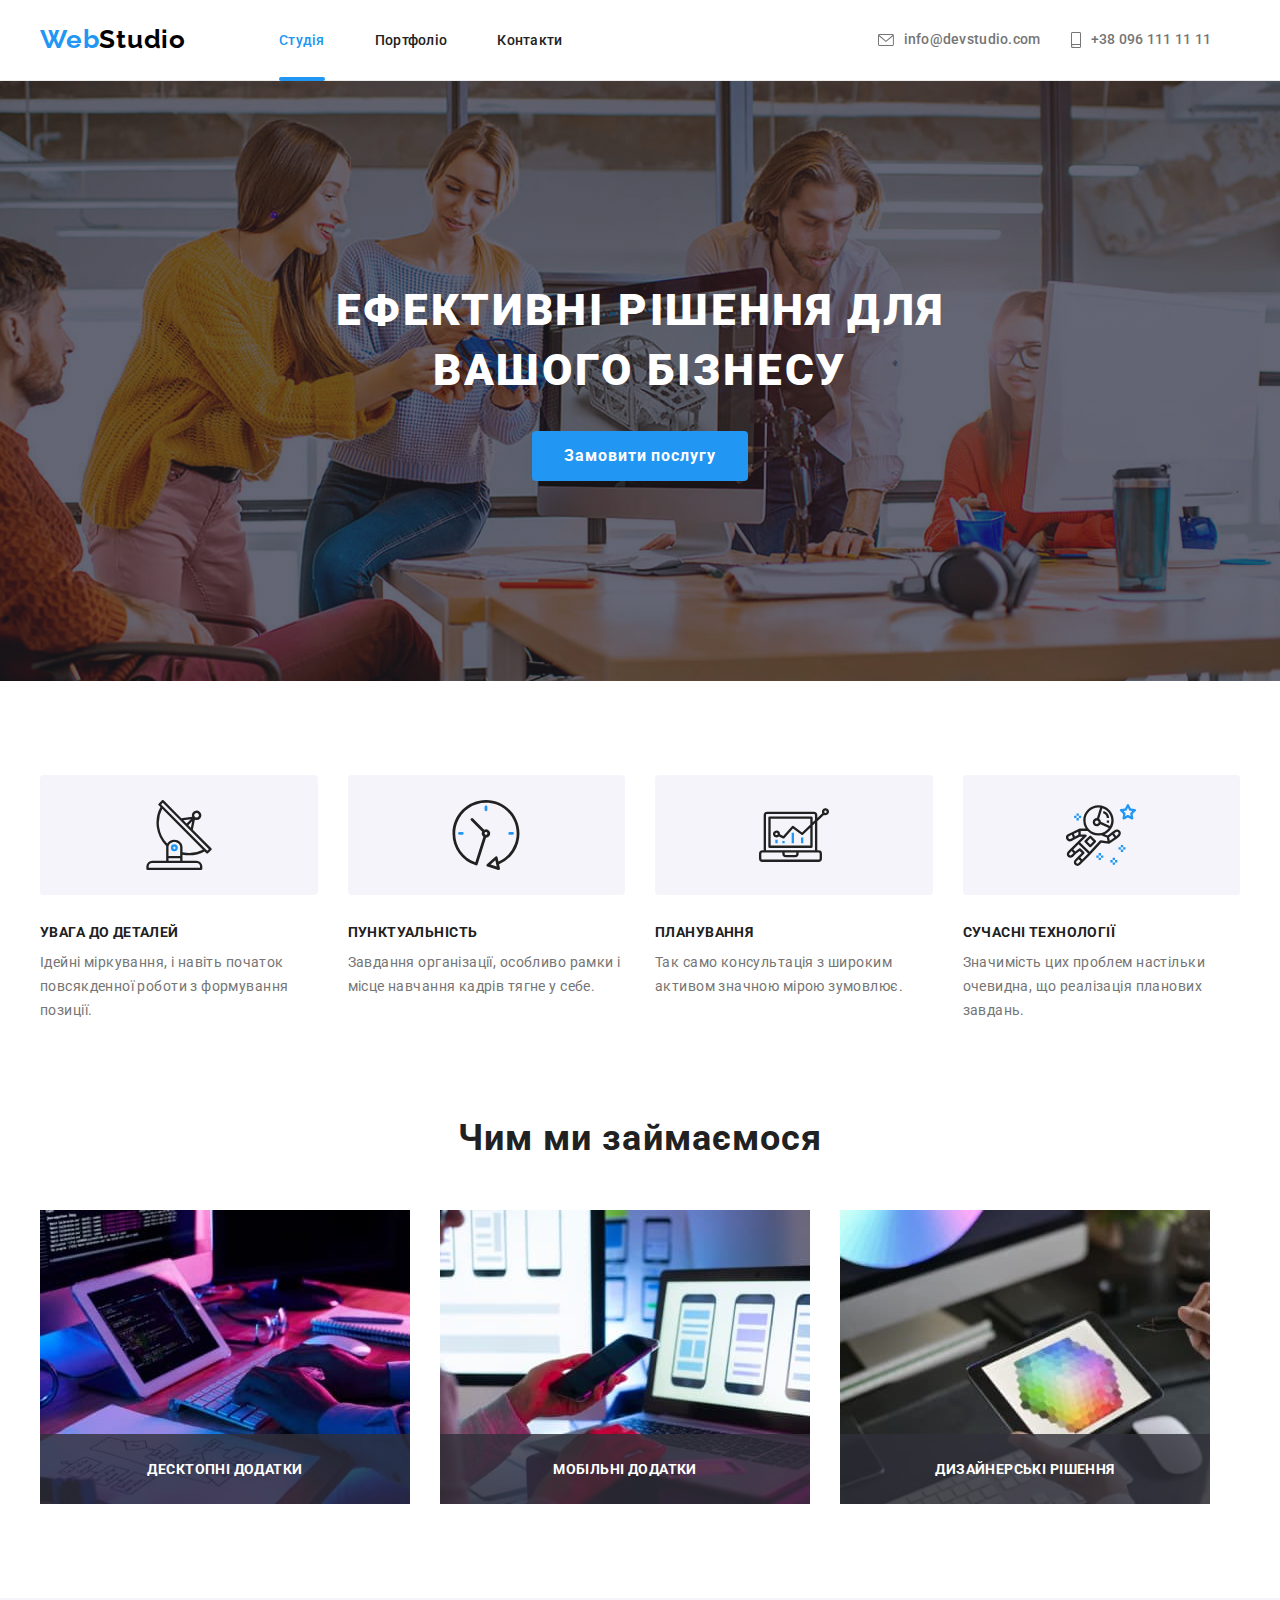
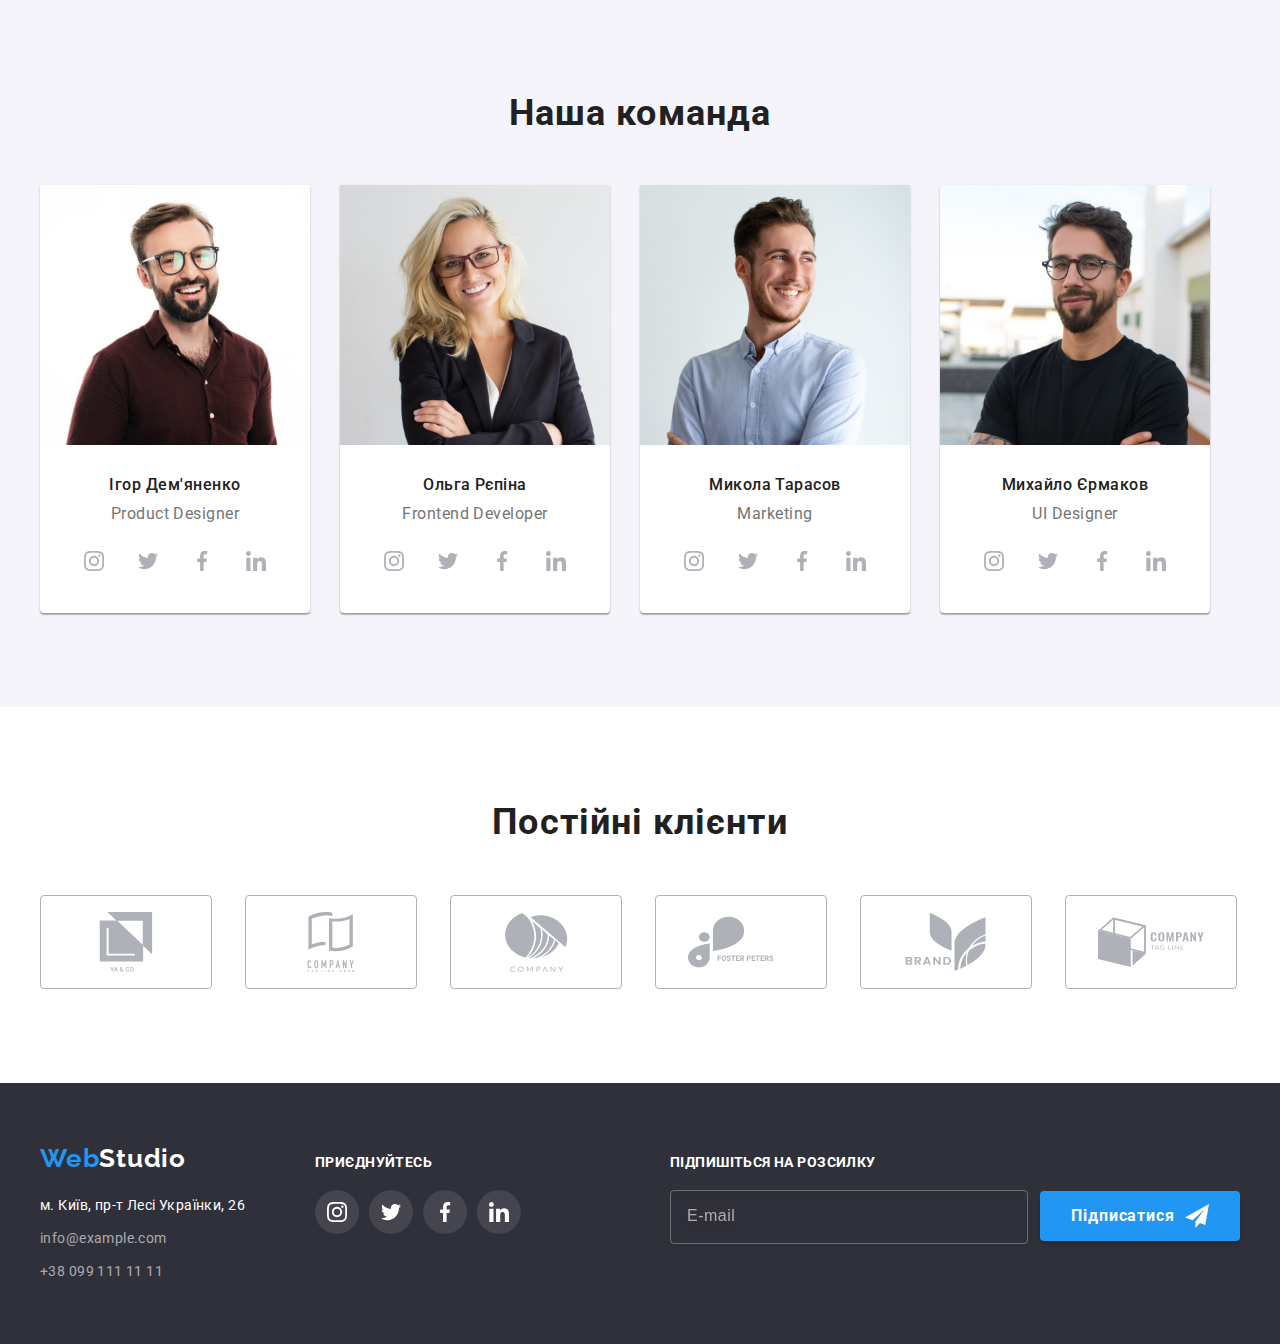
<file: index.html>
<!DOCTYPE html>
<html lang="ua">
  <head>
    <meta charset="UTF-8" />
    <meta http-equiv="X-UA-Compatible" content="IE=edge" />
    <meta name="viewport" content="width=device-width, initial-scale=1.0" />
    <title>Студія</title>
    <link rel="preconnect" href="https://fonts.googleapis.com" />
    <link rel="preconnect" href="https://fonts.gstatic.com" crossorigin />
    <link
      href="https://fonts.googleapis.com/css2?family=Raleway:wght@700&family=Roboto:wght@400;500;700;900&display=swap"
      rel="stylesheet"
    />
    <link
      rel="stylesheet"
      href="https://cdnjs.cloudflare.com/ajax/libs/modern-normalize/1.1.0/modern-normalize.min.css"
      integrity="sha512-wpPYUAdjBVSE4KJnH1VR1HeZfpl1ub8YT/NKx4PuQ5NmX2tKuGu6U/JRp5y+Y8XG2tV+wKQpNHVUX03MfMFn9Q=="
      crossorigin="anonymous"
      referrerpolicy="no-referrer"
    />
    <link rel="stylesheet" href="./css/main.min.css" />
    <link rel="stylesheet" href="./css/styles.css" />
  </head>

  <body data-body>
    <!-- Секція хедер -->
    <header class="header">
      <div class="header__container container">
        <a class="logo" href="./index.html"> <span class="logo-part">Web</span>Studio</a>
        <button class="mobile-menu-btn" type="button" data-menu-button>
          <svg class="mobile-menu-icon" width="24" height="16">
            <use class="mobile-menu-burger" href="./images/icons.svg#icon-mobile-burger"></use>
            <use class="mobile-menu-close" href="./images/icons.svg#icon-menu-close"></use>
          </svg>
        </button>

        <nav class="main-nav">
          <ul class="main-nav__list list">
            <li class="main-nav__item">
              <a href="./index.html" class="main-nav__link main-nav__link--current">Студія</a>
            </li>
            <li class="main-nav__item">
              <a href="./portfolio.html" class="main-nav__link">Портфоліо</a>
            </li>
            <li class="main-nav__item"><a href="" class="main-nav__link">Контакти</a></li>
          </ul>

          <ul class="main-nav__contact">
            <li class="main-nav__item">
              <a class="contact-link contact-link--dark" href="mailto:info@devstudio.com">
                <svg width="16" height="12">
                  <use href="./images/icons.svg#icon-mail"></use>
                </svg>
                info@devstudio.com
              </a>
            </li>
            <li class="main-nav__item">
              <a class="contact-link contact-link--dark" href="tel:+380961111111">
                <svg width="10" height="16">
                  <use href="./images/icons.svg#icon-tel"></use>
                </svg>
                +38 096 111 11 11
              </a>
            </li>
          </ul>
        </nav>
      </div>
    </header>

    <!-- Мобільне меню -->
    <div class="mobile-menu" data-menu>
      <ul class="mobile-menu-nav list">
        <li class="mobile-menu-nav-item"><a class="link current" href="./index.html">Студія</a></li>
        <li class="mobile-menu-nav-item"><a class="link" href="./portfolio.html">Портфоліо</a></li>
        <li class="mobile-menu-nav-item"><a class="link" href="">Контакти</a></li>
      </ul>
      <ul class="mobile-menu-contacts list">
        <li class="mobile-menu-contacts-item">
          <a class="link accent" href="tel:+380961111111"> +38 096 111 11 11</a>
        </li>
        <li class="mobile-menu-contacts-item">
          <a class="link" href="mailto:info@devstudio.com">info@devstudio.com</a>
        </li>
      </ul>
      <ul class="mobile-menu-socials list">
        <li class="mobile-menu-socials-item">
          <a class="mobile-menu-socials-link link" href="">Instagram</a>
        </li>
        <li class="mobile-menu-socials-item">
          <a class="mobile-menu-socials-link link" href="">Twitter</a>
        </li>
        <li class="mobile-menu-socials-item">
          <a class="mobile-menu-socials-link link" href="">Facebook</a>
        </li>
        <li class="mobile-menu-socials-item">
          <a class="mobile-menu-socials-link link" href="">LinkedIn</a>
        </li>
      </ul>
    </div>

    <main>
      <!-- Секція герой -->
      <section class="hero">
        <div class="container">
          <h1 class="hero-title">Ефективні рішення для вашого бізнесу</h1>
          <button class="hero__button button" type="button" data-modal-open>
            Замовити послугу
          </button>
        </div>
      </section>
      <!-- Модальне вікно -->
      <div class="backdrop is-hidden" data-modal>
        <div class="modal" role="group">
          <button class="modal-close-button" type="button" data-modal-close>
            <svg width="11" height="11">
              <use href="./images/icons.svg#icon-close"></use>
            </svg>
          </button>
          <strong class="modal-title">Залиште свої дані, ми вам передзвонимо</strong>
          <form class="modal-form">
            <label class="label">
              <span class="label-text">Ім'я</span>
              <span class="label-box">
                <input class="imput-field" type="text" name="user-name" required />
                <svg class="label-img" width="18" height="18">
                  <use href="./images/icons.svg#icon-user-name"></use>
                </svg>
              </span>
            </label>

            <label class="label">
              <span class="label-text">Телефон</span>
              <span class="label-box">
                <input class="imput-field" type="tel" name="user-tel" required />
                <svg class="label-img" width="18" height="18">
                  <use href="./images/icons.svg#icon-user-tel"></use>
                </svg>
              </span>
            </label>

            <label class="label">
              <span class="label-text">Пошта</span>
              <span class="label-box">
                <input class="imput-field" type="email" name="user-email" required />
                <svg class="label-img" width="18" height="18">
                  <use href="./images/icons.svg#icon-user-email"></use>
                </svg>
              </span>
            </label>

            <label class="label">
              <span class="label-text">Коментар</span>
              <span class="label-box">
                <textarea
                  class="imput-field comment"
                  name="user-comment"
                  placeholder="Введіть текст"
                ></textarea>
              </span>
            </label>

            <label class="form-checkbox">
              <input class="form-checkbox visually-hidden" type="checkbox" name="user-agreement" />
              <span class="form-agreement-custom">
                <svg class="icon-agreement" width="11" height="8">
                  <use href="./images/icons.svg#icon-agree"></use>
                </svg>
              </span>
              <span class="form-agreement-text">
                Погоджуюся з розсилкою та приймаю
                <a class="agreement-link" href="/">Умови договору</a>
              </span>
            </label>
            <button class="modal__button button" type="submit">Відправити</button>
          </form>
        </div>
      </div>
      <!-- Особливості -->
      <section class="peculiarities">
        <div class="container">
          <h2 class="visually-hidden">Особенности</h2>
          <ul class="peculiarities-list list flex-list">
            <li class="peculiarities-points flex-list__item">
              <div class="peculiarities-box">
                <svg class="peculiarities-icon" width="70" height="70">
                  <use href="./images/icons.svg#icon-antenna-1"></use>
                </svg>
              </div>
              <h3 class="peculiarities-title">УВАГА ДО ДЕТАЛЕЙ</h3>
              <p class="peculiarities-item">
                Ідейні міркування, і навіть початок повсякденної роботи з формування позиції.
              </p>
            </li>
            <li class="peculiarities-points flex-list__item">
              <div class="peculiarities-box">
                <svg class="peculiarities-icon" width="70" height="70">
                  <use href="./images/icons.svg#icon-clock-1"></use>
                </svg>
              </div>
              <h3 class="peculiarities-title">ПУНКТУАЛЬНІСТЬ</h3>
              <p class="peculiarities-item">
                Завдання організації, особливо рамки і місце навчання кадрів тягне у себе.
              </p>
            </li>
            <li class="peculiarities-points flex-list__item">
              <div class="peculiarities-box">
                <svg class="peculiarities-icon" width="70" height="70">
                  <use href="./images/icons.svg#icon-diagram-1"></use>
                </svg>
              </div>
              <h3 class="peculiarities-title">ПЛАНУВАННЯ</h3>
              <p class="peculiarities-item">
                Так само консультація з широким активом значною мірою зумовлює.
              </p>
            </li>
            <li class="peculiarities-points flex-list__item">
              <div class="peculiarities-box">
                <svg class="peculiarities-icon" width="70" height="70">
                  <use href="./images/icons.svg#icon-astronaut-1"></use>
                </svg>
              </div>
              <h3 class="peculiarities-title">СУЧАСНІ ТЕХНОЛОГІЇ</h3>
              <p class="peculiarities-item">
                Значимість цих проблем настільки очевидна, що реалізація планових завдань.
              </p>
            </li>
          </ul>
        </div>
      </section>

      <!-- Чим ми займаємося -->
      <section class="works">
        <div class="container">
          <h2 class="works__title section-title">Чим ми займаємося</h2>
          <ul class="works__list list">
            <li class="works__items">
              <picture>
                <source
                  media="(min-width: 1200px)"
                  srcset="./images/works/box-1.jpg 1x, ./images/works/box-1@2x.jpg 2x"
                  type="image/jpg"
                />
                <img
                  src="./images/works/box-1.jpg"
                  alt="Додатки для комп'ютерів"
                  width="370"
                  height="294"
                />
              </picture>
              <p class="works__label">Десктопні додатки</p>
            </li>
            <li class="works__items">
              <picture>
                <source
                  media="(min-width: 1200px)"
                  srcset="./images/works/box-2.jpg 1x, ./images/works/box-2@2x.jpg 2x"
                  type="image/jpg"
                />
                <img
                  src="./images/works/box-2.jpg"
                  alt="Мобільний додаток"
                  width="370"
                  height="294"
                />
              </picture>
              <p class="works__label">Мобільні додатки</p>
            </li>
            <li class="works__items">
              <picture>
                <source
                  media="(min-width: 1200px)"
                  srcset="./images/works/box-3.jpg 1x, ./images/works/box-3@2x.jpg 2x"
                  type="image/jpg"
                />
                <img src="./images/works/box-3.jpg" alt="Дизайн" width="370" height="294" />
              </picture>
              <p class="works__label">Дизайнерські рішення</p>
            </li>
          </ul>
        </div>
      </section>

      <!-- Наша команда -->
      <section class="team">
        <div class="container">
          <h2 class="team__title section-title">Наша команда</h2>
          <ul class="team__members flex-list">
            <li class="team__member flex-list__item">
              <picture>
                <source
                  media="(min-width: 1200px)"
                  srcset="
                    ./images/team/team-member-1_l.jpg    1x,
                    ./images/team/team-member-1_l@2x.jpg 2x
                  "
                  type="image/jpg"
                />
                <source
                  media="(min-width: 768)"
                  srcset="
                    ./images/team/team-member-1_m.jpg    1x,
                    ./images/team/team-member-1_m@2x.jpg 2x
                  "
                  type="image/jpg"
                />

                <source
                  media="(max-width: 767px)"
                  srcset="
                    ./images/team/team-member-1_s.jpg    1x,
                    ./images/team/team-member-1_s@2x.jpg 2x
                  "
                  type="image/jpg"
                />

                <img
                  src="./images/team/team-member-1_s.jpg"
                  alt="Продуктовий дизайнер"
                  width="450"
                  height="460"
                />
              </picture>

              <div class="team__description">
                <h3 class="team__member-name">Ігор Дем'яненко</h3>
                <p class="team__member-position" lang="en">Product Designer</p>
                <ul class="social-media list">
                  <li class="social-media__item">
                    <a
                      class="social-media__link social-media__link--mode-light"
                      href=""
                      target="_blank"
                      rel="noopener noreferrer"
                      aria-label="instagram"
                    >
                      <svg class="social-media__icon" width="20" height="20">
                        <use href="./images/icons.svg#icon-instagram"></use>
                      </svg>
                    </a>
                  </li>
                  <li class="social-media__item">
                    <a
                      class="social-media__link social-media__link--mode-light"
                      href=""
                      target="_blank"
                      rel="noopener noreferrer"
                      aria-label="twitter"
                    >
                      <svg class="social-media__icon" width="20" height="20">
                        <use href="./images/icons.svg#icon-twitter"></use>
                      </svg>
                    </a>
                  </li>

                  <li class="social-media__item">
                    <a
                      class="social-media__link social-media__link--mode-light"
                      href=""
                      target="_blank"
                      rel="noopener noreferrer"
                      aria-label="facebook"
                    >
                      <svg class="social-media__icon" width="20" height="20">
                        <use href="./images/icons.svg#icon-facebook"></use>
                      </svg>
                    </a>
                  </li>

                  <li class="social-media__item">
                    <a
                      class="social-media__link social-media__link--mode-light"
                      href=""
                      target="_blank"
                      rel="noopener noreferrer"
                      aria-label="linkedin"
                    >
                      <svg class="social-media__icon" width="20" height="20">
                        <use href="./images/icons.svg#icon-linkedin"></use>
                      </svg>
                    </a>
                  </li>
                </ul>
              </div>
            </li>

            <li class="team__member flex-list__item">
              <picture>
                <source
                  media="(min-width: 1200px)"
                  srcset="
                    ./images/team/team-member-2_l.jpg    1x,
                    ./images/team/team-member-2_l@2x.jpg 2x
                  "
                  type="image/jpg"
                />
                <source
                  media="(min-width: 768)"
                  srcset="
                    ./images/team/team-member-2_m.jpg    1x,
                    ./images/team/team-member-2_m@2x.jpg 2x
                  "
                  type="image/jpg"
                />

                <source
                  media="(max-width: 767px)"
                  srcset="
                    ./images/team/team-member-2_s.jpg    1x,
                    ./images/team/team-member-2_s@2x.jpg 2x
                  "
                  type="image/jpg"
                />

                <img
                  src="./images/team/team-member-2_s.jpg"
                  alt="Фронтенд рзозробник"
                  width="450"
                  height="460"
                />
              </picture>
              <div class="team__description">
                <h3 class="team__member-name">Ольга Рєпіна</h3>
                <p class="team__member-position" lang="en">Frontend Developer</p>
                <ul class="social-media list">
                  <li class="social-media__item">
                    <a
                      class="social-media__link social-media__link--mode-light"
                      href=""
                      target="_blank"
                      rel="noopener noreferrer"
                      aria-label="instagram"
                    >
                      <svg class="social-media__icon" width="20" height="20">
                        <use href="./images/icons.svg#icon-instagram"></use>
                      </svg>
                    </a>
                  </li>
                  <li class="social-media__item">
                    <a
                      class="social-media__link social-media__link--mode-light"
                      href=""
                      target="_blank"
                      rel="noopener noreferrer"
                      aria-label="twitter"
                    >
                      <svg class="social-media__icon" width="20" height="20">
                        <use href="./images/icons.svg#icon-twitter"></use>
                      </svg>
                    </a>
                  </li>

                  <li class="social-media__item">
                    <a
                      class="social-media__link social-media__link--mode-light"
                      href=""
                      target="_blank"
                      rel="noopener noreferrer"
                      aria-label="facebook"
                    >
                      <svg class="social-media__icon" width="20" height="20">
                        <use href="./images/icons.svg#icon-facebook"></use>
                      </svg>
                    </a>
                  </li>

                  <li class="social-media__item">
                    <a
                      class="social-media__link social-media__link--mode-light"
                      href=""
                      target="_blank"
                      rel="noopener noreferrer"
                      aria-label="linkedin"
                    >
                      <svg class="social-media__icon" width="20" height="20">
                        <use href="./images/icons.svg#icon-linkedin"></use>
                      </svg>
                    </a>
                  </li>
                </ul>
              </div>
            </li>

            <li class="team__member flex-list__item">
              <picture>
                <source
                  media="(min-width: 1200px)"
                  srcset="
                    ./images/team/team-member-3_l.jpg    1x,
                    ./images/team/team-member-3_l@2x.jpg 2x
                  "
                  type="image/jpg"
                />
                <source
                  media="(min-width: 768)"
                  srcset="
                    ./images/team/team-member-3_m.jpg    1x,
                    ./images/team/team-member-3_m@2x.jpg 2x
                  "
                  type="image/jpg"
                />

                <source
                  media="(max-width: 767px)"
                  srcset="
                    ./images/team/team-member-3_s.jpg    1x,
                    ./images/team/team-member-3_s@2x.jpg 2x
                  "
                  type="image/jpg"
                />

                <img
                  src="./images/team/team-member-3_s.jpg"
                  alt="Маркетинг"
                  width="450"
                  height="460"
                />
              </picture>
              <div class="team__description">
                <h3 class="team__member-name">Микола Тарасов</h3>
                <p class="team__member-position" lang="en">Marketing</p>
                <ul class="social-media list">
                  <li class="social-media__item">
                    <a
                      class="social-media__link social-media__link--mode-light"
                      href=""
                      target="_blank"
                      rel="noopener noreferrer"
                      aria-label="instagram"
                    >
                      <svg class="social-media__icon" width="20" height="20">
                        <use href="./images/icons.svg#icon-instagram"></use>
                      </svg>
                    </a>
                  </li>
                  <li class="social-media__item">
                    <a
                      class="social-media__link social-media__link--mode-light"
                      href=""
                      target="_blank"
                      rel="noopener noreferrer"
                      aria-label="twitter"
                    >
                      <svg class="social-media__icon" width="20" height="20">
                        <use href="./images/icons.svg#icon-twitter"></use>
                      </svg>
                    </a>
                  </li>

                  <li class="social-media__item">
                    <a
                      class="social-media__link social-media__link--mode-light"
                      href=""
                      target="_blank"
                      rel="noopener noreferrer"
                      aria-label="facebook"
                    >
                      <svg class="social-media__icon" width="20" height="20">
                        <use href="./images/icons.svg#icon-facebook"></use>
                      </svg>
                    </a>
                  </li>

                  <li class="social-media__item">
                    <a
                      class="social-media__link social-media__link--mode-light"
                      href=""
                      target="_blank"
                      rel="noopener noreferrer"
                      aria-label="linkedin"
                    >
                      <svg class="social-media__icon" width="20" height="20">
                        <use href="./images/icons.svg#icon-linkedin"></use>
                      </svg>
                    </a>
                  </li>
                </ul>
              </div>
            </li>
            <li class="team__member flex-list__item">
              <picture>
                <source
                  media="(min-width: 1200px)"
                  srcset="
                    ./images/team/team-member-4_l.jpg    1x,
                    ./images/team/team-member-4_l@2x.jpg 2x
                  "
                  type="image/jpg"
                />
                <source
                  media="(min-width: 768)"
                  srcset="
                    ./images/team/team-member-4_m.jpg    1x,
                    ./images/team/team-member-4_m@2x.jpg 2x
                  "
                  type="image/jpg"
                />

                <source
                  media="(max-width: 767px)"
                  srcset="
                    ./images/team/team-member-4_s.jpg    1x,
                    ./images/team/team-member-4_s@2x.jpg 2x
                  "
                  type="image/jpg"
                />

                <img
                  src="./images/team/team-member-4_s.jpg"
                  alt="Дизайнер інтерфейсу користувача"
                  width="450"
                  height="460"
                />
              </picture>
              <div class="team__description">
                <h3 class="team__member-name">Михайло Єрмаков</h3>
                <p class="team__member-position" lang="en">UI Designer</p>
                <ul class="social-media list">
                  <li class="social-media__item">
                    <a
                      class="social-media__link social-media__link--mode-light"
                      href=""
                      target="_blank"
                      rel="noopener noreferrer"
                      aria-label="instagram"
                    >
                      <svg class="social-media__icon" width="20" height="20">
                        <use href="./images/icons.svg#icon-instagram"></use>
                      </svg>
                    </a>
                  </li>
                  <li class="social-media__item">
                    <a
                      class="social-media__link social-media__link--mode-light"
                      href=""
                      target="_blank"
                      rel="noopener noreferrer"
                      aria-label="twitter"
                    >
                      <svg class="social-media__icon" width="20" height="20">
                        <use href="./images/icons.svg#icon-twitter"></use>
                      </svg>
                    </a>
                  </li>

                  <li class="social-media__item">
                    <a
                      class="social-media__link social-media__link--mode-light"
                      href=""
                      target="_blank"
                      rel="noopener noreferrer"
                      aria-label="facebook"
                    >
                      <svg class="social-media__icon" width="20" height="20">
                        <use href="./images/icons.svg#icon-facebook"></use>
                      </svg>
                    </a>
                  </li>

                  <li class="social-media__item">
                    <a
                      class="social-media__link social-media__link--mode-light"
                      href=""
                      target="_blank"
                      rel="noopener noreferrer"
                      aria-label="linkedin"
                    >
                      <svg class="social-media__icon" width="20" height="20">
                        <use href="./images/icons.svg#icon-linkedin"></use>
                      </svg>
                    </a>
                  </li>
                </ul>
              </div>
            </li>
          </ul>
        </div>
      </section>

      <!-- Клиенты -->
      <section class="clients">
        <div class="container">
          <h2 class="clients__title section-title">Постійні клієнти</h2>
          <ul class="clients__list list flex-list">
            <li class="clients__item flex-list__item">
              <a class="clients__link" href="">
                <svg class="clients__icon" width="106" height="60">
                  <use href="./images/icons.svg#icon-group-1"></use>
                </svg>
              </a>
            </li>
            <li class="clients__item flex-list__item">
              <a class="clients__link" href="">
                <svg class="clients__icon" width="106" height="60">
                  <use href="./images/icons.svg#icon-group-2"></use>
                </svg>
              </a>
            </li>
            <li class="clients__item flex-list__item">
              <a class="clients__link" href="">
                <svg class="clients__icon" width="106" height="60">
                  <use href="./images/icons.svg#icon-group-3"></use>
                </svg>
              </a>
            </li>
            <li class="clients__item flex-list__item">
              <a class="clients__link" href="">
                <svg class="clients__icon" width="106" height="60">
                  <use href="./images/icons.svg#icon-group-4"></use>
                </svg>
              </a>
            </li>
            <li class="clients__item flex-list__item">
              <a class="clients__link" href="">
                <svg class="clients__icon" width="106" height="60">
                  <use href="./images/icons.svg#icon-group-5"></use>
                </svg>
              </a>
            </li>
            <li class="clients__item flex-list__item">
              <a class="clients__link" href="">
                <svg class="clients__icon" width="106" height="60">
                  <use href="./images/icons.svg#icon-group-6"></use>
                </svg>
              </a>
            </li>
          </ul>
        </div>
      </section>
    </main>

    <!-- Секция футер -->
    <footer class="footer">
      <div class="container">
        <div class="footer-block">
          <div class="footer-adress">
            <a class="logo" href="./index.html"> <span class="logo-part">Web</span>Studio</a>
            <ul class="adress-list">
              <li class="adress-item">
                <a
                  class="adress"
                  href="https://goo.gl/maps/JCj7jRZ64n47ZgnA9"
                  target="_blank"
                  rel="nofollow noopener noreferrer"
                >
                  м. Київ, пр-т Лесі Українки, 26
                </a>
              </li>
              <li class="adress-item">
                <a href="mailto:info@example.com" class="adress-link adress-link--light"
                  >info@example.com</a
                >
              </li>
              <li class="adress-item">
                <a href="tel:+380991111111" class="adress-link adress-link--light"
                  >+38 099 111 11 11</a
                >
              </li>
            </ul>
          </div>
          <div class="footer-social">
            <strong class="join-us">приєднуйтесь</strong>
            <ul class="join-list list">
              <li class="join__item">
                <a
                  class="join__link join__link--mode-dark"
                  href=""
                  target="_blank"
                  rel="noopener noreferrer"
                  aria-label="instagram"
                >
                  <svg class="join-icon" width="20" height="20">
                    <use href="./images/icons.svg#icon-instagram"></use>
                  </svg>
                </a>
              </li>
              <li class="join__item">
                <a
                  class="join__link join__link--mode-dark"
                  href=""
                  target="_blank"
                  rel="noopener noreferrer"
                  aria-label="twitter"
                >
                  <svg class="join-icon" width="20" height="20">
                    <use href="./images/icons.svg#icon-twitter"></use>
                  </svg>
                </a>
              </li>
              <li class="join__item">
                <a
                  class="join__link join__link--mode-dark"
                  href=""
                  target="_blank"
                  rel="noopener noreferrer"
                  aria-label="facebook"
                >
                  <svg class="join-icon" width="20" height="20">
                    <use href="./images/icons.svg#icon-facebook"></use>
                  </svg>
                </a>
              </li>
              <li class="join__item">
                <a
                  class="join__link join__link--mode-dark"
                  href=""
                  target="_blank"
                  rel="noopener noreferrer"
                  aria-label="linkedin"
                >
                  <svg class="join-icon" width="20" height="20">
                    <use href="./images/icons.svg#icon-linkedin"></use>
                  </svg>
                </a>
              </li>
            </ul>
          </div>
          <div class="subscribe">
            <strong class="subscribe-us">Підпишіться на розсилку</strong>
            <form class="subscribe-form">
              <label for="user-email"></label>
              <input
                class="footer-email"
                type="email"
                name="email"
                id="user-email"
                placeholder="E-mail"
                required
              />
              <button class="subscribe-button button" type="submit">
                <span class="subscribe-button-text">Підписатися</span>
                <svg class="send-icon" width="24" height="24">
                  <use href="./images/icons.svg#icon-send"></use>
                </svg>
              </button>
            </form>
          </div>
        </div>
      </div>
    </footer>
    <!-- Скрипт для модального вікна -->
    <script src="./js/modal.js"></script>
    <!-- Скрипт для мобільного меню -->
    <script src="./js/menu.js"></script>
  </body>
</html>
</file>
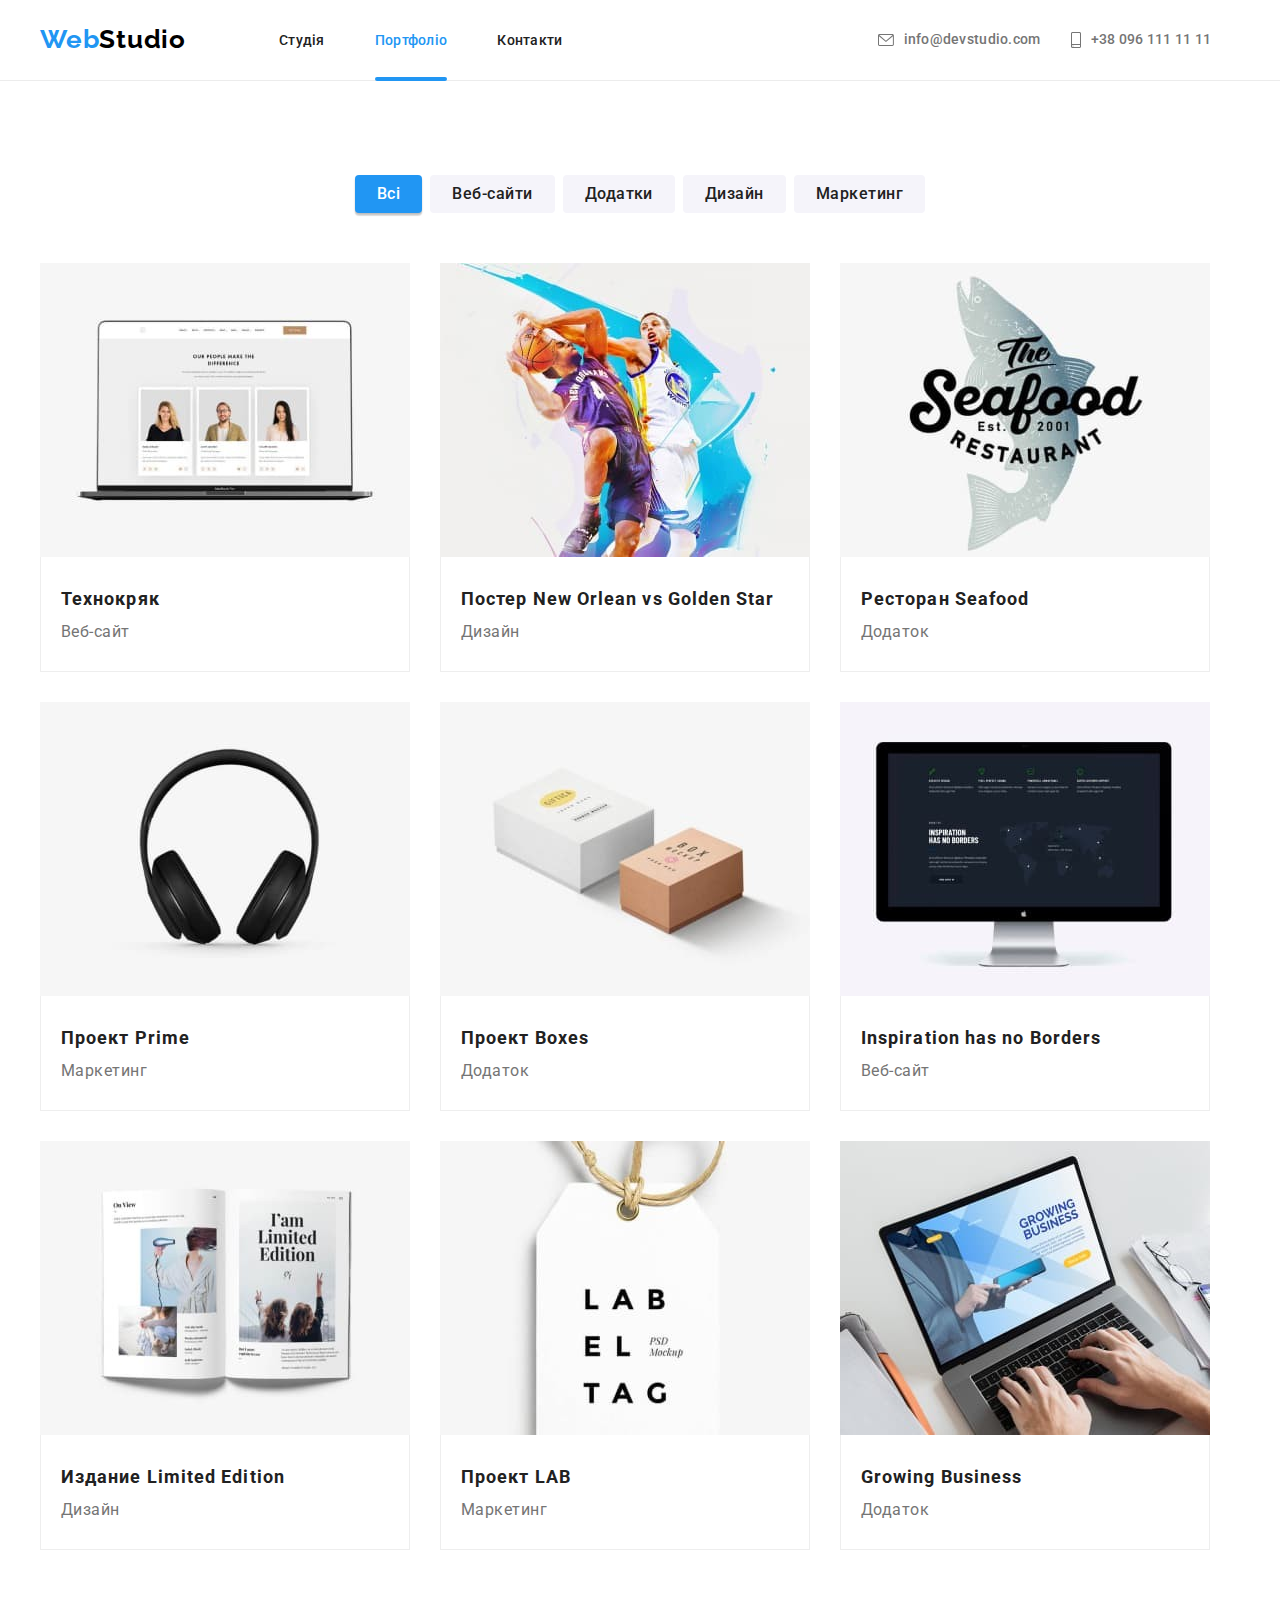
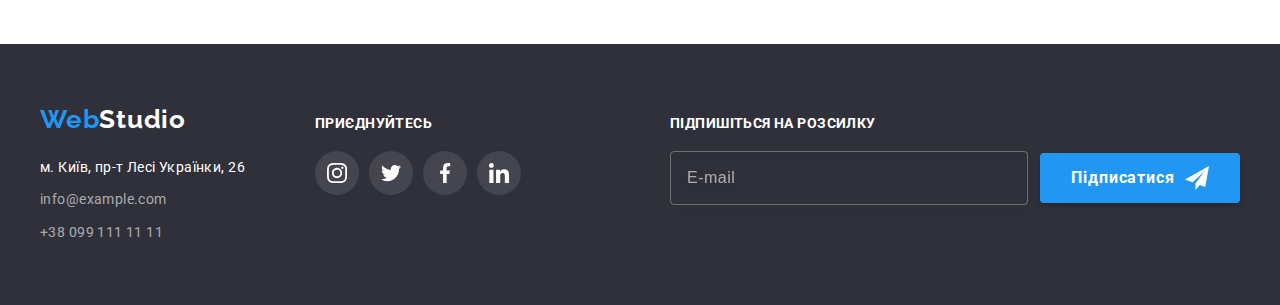
<file: portfolio.html>
<!DOCTYPE html>
<html lang="ua">
  <head>
    <meta charset="UTF-8" />
    <meta http-equiv="X-UA-Compatible" content="IE=edge" />
    <meta name="viewport" content="width=device-width, initial-scale=1.0" />
    <title>Портфоліо</title>
    <link rel="preconnect" href="https://fonts.googleapis.com" />
    <link rel="preconnect" href="https://fonts.gstatic.com" crossorigin />
    <link
      href="https://fonts.googleapis.com/css2?family=Raleway:wght@700&family=Roboto:wght@400;500;700;900&display=swap"
      rel="stylesheet"
    />
    <link
      rel="stylesheet"
      href="https://cdnjs.cloudflare.com/ajax/libs/modern-normalize/1.1.0/modern-normalize.min.css"
      integrity="sha512-wpPYUAdjBVSE4KJnH1VR1HeZfpl1ub8YT/NKx4PuQ5NmX2tKuGu6U/JRp5y+Y8XG2tV+wKQpNHVUX03MfMFn9Q=="
      crossorigin="anonymous"
      referrerpolicy="no-referrer"
    />
    <link rel="stylesheet" href="./css/main.min.css" />
    <link rel="stylesheet" href="./css/styles.css" />
  </head>

  <body>
    <!-- Секция хедер -->
    <header class="header">
      <div class="header__container container">
        <a class="logo" href="./index.html"> <span class="logo-part">Web</span>Studio</a>
        <button class="mobile-menu-btn" type="button" data-menu-button>
          <svg class="mobile-menu-icon" width="24" height="16">
            <use class="mobile-menu-burger" href="./images/icons.svg#icon-mobile-burger"></use>
            <use class="mobile-menu-close" href="./images/icons.svg#icon-menu-close"></use>
          </svg>
        </button>

        <nav class="main-nav">
          <ul class="main-nav__list list">
            <li class="main-nav__item">
              <a href="./index.html" class="main-nav__link">Студія</a>
            </li>
            <li class="main-nav__item">
              <a href="./portfolio.html" class="main-nav__link main-nav__link--current"
                >Портфоліо</a
              >
            </li>
            <li class="main-nav__item"><a href="" class="main-nav__link">Контакти</a></li>
          </ul>

          <ul class="main-nav__contact">
            <li class="main-nav__item">
              <a class="contact-link contact-link--dark" href="mailto:info@devstudio.com">
                <svg width="16" height="12">
                  <use href="./images/icons.svg#icon-mail"></use>
                </svg>
                info@devstudio.com
              </a>
            </li>
            <li class="main-nav__item">
              <a class="contact-link contact-link--dark" href="tel:+380961111111">
                <svg width="10" height="16">
                  <use href="./images/icons.svg#icon-tel"></use>
                </svg>
                +38 096 111 11 11
              </a>
            </li>
          </ul>
        </nav>
      </div>
    </header>

    <!-- Мобільне меню -->
    <div class="mobile-menu" data-menu>
      <ul class="mobile-menu-nav list">
        <li class="mobile-menu-nav-item"><a class="link" href="./index.html">Студія</a></li>
        <li class="mobile-menu-nav-item">
          <a class="link current" href="./portfolio.html">Портфоліо</a>
        </li>
        <li class="mobile-menu-nav-item"><a class="link" href="">Контакти</a></li>
      </ul>
      <ul class="mobile-menu-contacts list">
        <li class="mobile-menu-contacts-item">
          <a class="link accent" href="tel:+380961111111"> +38 096 111 11 11</a>
        </li>
        <li class="mobile-menu-contacts-item">
          <a class="link" href="mailto:info@devstudio.com">info@devstudio.com</a>
        </li>
      </ul>
      <ul class="mobile-menu-socials list">
        <li class="mobile-menu-socials-item">
          <a class="mobile-menu-socials-link link" href="">Instagram</a>
        </li>
        <li class="mobile-menu-socials-item">
          <a class="mobile-menu-socials-link link" href="">Twitter</a>
        </li>
        <li class="mobile-menu-socials-item">
          <a class="mobile-menu-socials-link link" href="">Facebook</a>
        </li>
        <li class="mobile-menu-socials-item">
          <a class="mobile-menu-socials-link link" href="">LinkedIn</a>
        </li>
      </ul>
    </div>

    <main>
      <!-- Секция проэкты -->
      <section class="portfolio section">
        <div class="container">
          <ul class="filter">
            <li class="filter-tap">
              <button class="filter-button filter-button--active" type="button">Всі</button>
            </li>
            <li class="filter-tap">
              <button class="filter-button" type="button">Веб-сайти</button>
            </li>
            <li class="filter-tap">
              <button class="filter-button" type="button">Додатки</button>
            </li>
            <li class="filter-tap"><button class="filter-button" type="button">Дизайн</button></li>
            <li class="filter-tap">
              <button class="filter-button" type="button">Маркетинг</button>
            </li>
          </ul>
        </div>
        <div class="container">
          <ul class="project-set">
            <li class="project-set__items">
              <a class="project-link" href="">
                <div class="project-thumb">
                  <picture>
                    <source
                      media="(min-width: 1200px)"
                      srcset="
                        ./images/projects/project-1_l.jpg    1x,
                        ./images/projects/project-1_l@2x.jpg 2x
                      "
                      type="image/jpg"
                    />
                    <source
                      media="(min-width: 768px)"
                      srcset="
                        ./images/projects/project-1_m.jpg    1x,
                        ./images/projects/project-1_m@2x.jpg 2x
                      "
                      type="image/jpg"
                    />
                    <source
                      media="(max-width: 767px)"
                      srcset="
                        ./images/projects/project-1_s.jpg    1x,
                        ./images/projects/project-1_s@2x.jpg 2x
                      "
                      type="image/jpg"
                    />

                    <img
                      src="./images/projects/project-1_s.jpg"
                      alt="Сторінка компанії"
                      width="450"
                      height="294"
                    />
                  </picture>

                  <div class="overlay">
                    <p class="overlay-description">
                      Ресурс пропонує комплексні пропозиції з різним рівнем функціоналу та сервісів.
                      Все це дозволить відвідувачу отримати вичерпні відомості про компанію чи
                      приватну особу.
                    </p>
                  </div>
                </div>
                <div class="border">
                  <h3 class="project-title">Технокряк</h3>
                  <p class="project-description">Веб-сайт</p>
                </div>
              </a>
            </li>
            <li class="project-set__items">
              <a class="project-link" href="">
                <div class="project-thumb">
                  <picture>
                    <source
                      media="(min-width: 1200px)"
                      srcset="
                        ./images/projects/project-2_l.jpg    1x,
                        ./images/projects/project-2_l@2x.jpg 2x
                      "
                      type="image/jpg"
                    />
                    <source
                      media="(min-width: 768px)"
                      srcset="
                        ./images/projects/project-2_m.jpg    1x,
                        ./images/projects/project-2_m@2x.jpg 2x
                      "
                      type="image/jpg"
                    />
                    <source
                      media="(max-width: 767px)"
                      srcset="
                        ./images/projects/project-2_s.jpg    1x,
                        ./images/projects/project-2_s@2x.jpg 2x
                      "
                      type="image/jpg"
                    />

                    <img
                      src="./images/projects/project-2_s.jpg"
                      alt="Гра в баскетбол"
                      width="450"
                      height="294"
                    />
                  </picture>

                  <div class="overlay">
                    <p class="overlay-description">
                      Ресурс пропонує комплексні пропозиції з різним рівнем функціоналу та сервісів.
                      Все це дозволить відвідувачу отримати вичерпні відомості про компанію чи
                      приватну особу.
                    </p>
                  </div>
                </div>
                <div class="border">
                  <h3 class="project-title">Постер New Orlean vs Golden Star</h3>
                  <p class="project-description">Дизайн</p>
                </div>
              </a>
            </li>
            <li class="project-set__items">
              <a class="project-link" href="">
                <div class="project-thumb">
                  <picture>
                    <source
                      media="(min-width: 1200px)"
                      srcset="
                        ./images/projects/project-3_l.jpg    1x,
                        ./images/projects/project-3_l@2x.jpg 2x
                      "
                      type="image/jpg"
                    />
                    <source
                      media="(min-width: 768px)"
                      srcset="
                        ./images/projects/project-3_m.jpg    1x,
                        ./images/projects/project-3_m@2x.jpg 2x
                      "
                      type="image/jpg"
                    />
                    <source
                      media="(max-width: 767px)"
                      srcset="
                        ./images/projects/project-3_s.jpg    1x,
                        ./images/projects/project-3_s@2x.jpg 2x
                      "
                      type="image/jpg"
                    />

                    <img
                      src="./images/projects/project-3_s.jpg"
                      alt="Логотип ресторану"
                      width="450"
                      height="294"
                    />
                  </picture>

                  <div class="overlay">
                    <p class="overlay-description">
                      Ресурс пропонує комплексні пропозиції з різним рівнем функціоналу та сервісів.
                      Все це дозволить відвідувачу отримати вичерпні відомості про компанію чи
                      приватну особу.
                    </p>
                  </div>
                </div>
                <div class="border">
                  <h3 class="project-title">Ресторан Seafood</h3>
                  <p class="project-description">Додаток</p>
                </div>
              </a>
            </li>
            <li class="project-set__items">
              <a class="project-link" href="">
                <div class="project-thumb">
                  <picture>
                    <source
                      media="(min-width: 1200px)"
                      srcset="
                        ./images/projects/project-4_l.jpg    1x,
                        ./images/projects/project-4_l@2x.jpg 2x
                      "
                      type="image/jpg"
                    />
                    <source
                      media="(min-width: 768px)"
                      srcset="
                        ./images/projects/project-4_m.jpg    1x,
                        ./images/projects/project-4_m@2x.jpg 2x
                      "
                      type="image/jpg"
                    />
                    <source
                      media="(max-width: 767px)"
                      srcset="
                        ./images/projects/project-4_s.jpg    1x,
                        ./images/projects/project-4_s@2x.jpg 2x
                      "
                      type="image/jpg"
                    />

                    <img
                      src="./images/projects/project-4_s.jpg"
                      alt="Навушники"
                      width="450"
                      height="294"
                    />
                  </picture>

                  <div class="overlay">
                    <p class="overlay-description">
                      Ресурс пропонує комплексні пропозиції з різним рівнем функціоналу та сервісів.
                      Все це дозволить відвідувачу отримати вичерпні відомості про компанію чи
                      приватну особу.
                    </p>
                  </div>
                </div>
                <div class="border">
                  <h3 class="project-title">Проект Prime</h3>
                  <p class="project-description">Маркетинг</p>
                </div>
              </a>
            </li>
            <li class="project-set__items">
              <a class="project-link" href="">
                <div class="project-thumb">
                  <picture>
                    <source
                      media="(min-width: 1200px)"
                      srcset="
                        ./images/projects/project-5_l.jpg    1x,
                        ./images/projects/project-5_l@2x.jpg 2x
                      "
                      type="image/jpg"
                    />
                    <source
                      media="(min-width: 768px)"
                      srcset="
                        ./images/projects/project-5_m.jpg    1x,
                        ./images/projects/project-5_m@2x.jpg 2x
                      "
                      type="image/jpg"
                    />
                    <source
                      media="(max-width: 767px)"
                      srcset="
                        ./images/projects/project-5_s.jpg    1x,
                        ./images/projects/project-5_s@2x.jpg 2x
                      "
                      type="image/jpg"
                    />

                    <img
                      src="./images/projects/project-5_s.jpg"
                      alt="Дві коробки"
                      width="450"
                      height="294"
                    />
                  </picture>

                  <div class="overlay">
                    <p class="overlay-description">
                      Ресурс пропонує комплексні пропозиції з різним рівнем функціоналу та сервісів.
                      Все це дозволить відвідувачу отримати вичерпні відомості про компанію чи
                      приватну особу.
                    </p>
                  </div>
                </div>
                <div class="border">
                  <h3 class="project-title">Проект Boxes</h3>
                  <p class="project-description">Додаток</p>
                </div>
              </a>
            </li>
            <li class="project-set__items">
              <a class="project-link" href="">
                <div class="project-thumb">
                  <picture>
                    <source
                      media="(min-width: 1200px)"
                      srcset="
                        ./images/projects/project-6_l.jpg    1x,
                        ./images/projects/project-6_l@2x.jpg 2x
                      "
                      type="image/jpg"
                    />
                    <source
                      media="(min-width: 768px)"
                      srcset="
                        ./images/projects/project-6_m.jpg    1x,
                        ./images/projects/project-6_m@2x.jpg 2x
                      "
                      type="image/jpg"
                    />
                    <source
                      media="(max-width: 767px)"
                      srcset="
                        ./images/projects/project-6_s.jpg    1x,
                        ./images/projects/project-6_s@2x.jpg 2x
                      "
                      type="image/jpg"
                    />

                    <img
                      src="./images/projects/project-6_s.jpg"
                      alt="Сторінка сайту"
                      width="450"
                      height="294"
                    />
                  </picture>

                  <div class="overlay">
                    <p class="overlay-description">
                      Ресурс пропонує комплексні пропозиції з різним рівнем функціоналу та сервісів.
                      Все це дозволить відвідувачу отримати вичерпні відомості про компанію чи
                      приватну особу.
                    </p>
                  </div>
                </div>
                <div class="border">
                  <h3 class="project-title">Inspiration has no Borders</h3>
                  <p class="project-description">Веб-сайт</p>
                </div>
              </a>
            </li>
            <li class="project-set__items">
              <a class="project-link" href="">
                <div class="project-thumb">
                  <picture>
                    <source
                      media="(min-width: 1200px)"
                      srcset="
                        ./images/projects/project-7_l.jpg    1x,
                        ./images/projects/project-7_l@2x.jpg 2x
                      "
                      type="image/jpg"
                    />
                    <source
                      media="(min-width: 768px)"
                      srcset="
                        ./images/projects/project-7_m.jpg    1x,
                        ./images/projects/project-7_m@2x.jpg 2x
                      "
                      type="image/jpg"
                    />
                    <source
                      media="(max-width: 767px)"
                      srcset="
                        ./images/projects/project-7_s.jpg    1x,
                        ./images/projects/project-7_s@2x.jpg 2x
                      "
                      type="image/jpg"
                    />

                    <img
                      src="./images/projects/project-7_s.jpg"
                      alt="Журнал"
                      width="450"
                      height="294"
                    />
                  </picture>

                  <div class="overlay">
                    <p class="overlay-description">
                      Ресурс пропонує комплексні пропозиції з різним рівнем функціоналу та сервісів.
                      Все це дозволить відвідувачу отримати вичерпні відомості про компанію чи
                      приватну особу.
                    </p>
                  </div>
                </div>
                <div class="border">
                  <h3 class="project-title">Издание Limited Edition</h3>
                  <p class="project-description">Дизайн</p>
                </div>
              </a>
            </li>
            <li class="project-set__items">
              <a class="project-link" href="">
                <div class="project-thumb">
                  <picture>
                    <source
                      media="(min-width: 1200px)"
                      srcset="
                        ./images/projects/project-8_l.jpg    1x,
                        ./images/projects/project-8_l@2x.jpg 2x
                      "
                      type="image/jpg"
                    />
                    <source
                      media="(min-width: 768px)"
                      srcset="
                        ./images/projects/project-8_m.jpg    1x,
                        ./images/projects/project-8_m@2x.jpg 2x
                      "
                      type="image/jpg"
                    />
                    <source
                      media="(max-width: 767px)"
                      srcset="
                        ./images/projects/project-8_s.jpg    1x,
                        ./images/projects/project-8_s@2x.jpg 2x
                      "
                      type="image/jpg"
                    />

                    <img
                      src="./images/projects/project-8_s.jpg"
                      alt="Лейба магазину"
                      width="450"
                      height="294"
                    />
                  </picture>

                  <div class="overlay">
                    <p class="overlay-description">
                      Ресурс пропонує комплексні пропозиції з різним рівнем функціоналу та сервісів.
                      Все це дозволить відвідувачу отримати вичерпні відомості про компанію чи
                      приватну особу.
                    </p>
                  </div>
                </div>
                <div class="border">
                  <h3 class="project-title">Проект LAB</h3>
                  <p class="project-description">Маркетинг</p>
                </div>
              </a>
            </li>
            <li class="project-set__items">
              <a class="project-link" href="">
                <div class="project-thumb">
                  <picture>
                    <source
                      media="(min-width: 1200px)"
                      srcset="
                        ./images/projects/project-9_l.jpg    1x,
                        ./images/projects/project-9_l@2x.jpg 2x
                      "
                      type="image/jpg"
                    />
                    <source
                      media="(min-width: 768px)"
                      srcset="
                        ./images/projects/project-9_m.jpg    1x,
                        ./images/projects/project-9_m@2x.jpg 2x
                      "
                      type="image/jpg"
                    />
                    <source
                      media="(max-width: 767px)"
                      srcset="
                        ./images/projects/project-9_s.jpg    1x,
                        ./images/projects/project-9_s@2x.jpg 2x
                      "
                      type="image/jpg"
                    />

                    <img
                      src="./images/projects/project-9_s.jpg"
                      alt="Ноутбук"
                      width="450"
                      height="294"
                    />
                  </picture>

                  <div class="overlay">
                    <p class="overlay-description">
                      Ресурс пропонує комплексні пропозиції з різним рівнем функціоналу та сервісів.
                      Все це дозволить відвідувачу отримати вичерпні відомості про компанію чи
                      приватну особу.
                    </p>
                  </div>
                </div>
                <div class="border">
                  <h3 class="project-title">Growing Business</h3>
                  <p class="project-description">Додаток</p>
                </div>
              </a>
            </li>
          </ul>
        </div>
      </section>
    </main>

    <!-- Секция футер -->
    <footer class="footer">
      <div class="container">
        <div class="footer-block">
          <div class="footer-adress">
            <a class="logo" href="./index.html"> <span class="logo-part">Web</span>Studio</a>
            <ul class="adress-list">
              <li class="adress-item">
                <a
                  class="adress"
                  href="https://goo.gl/maps/JCj7jRZ64n47ZgnA9"
                  target="_blank"
                  rel="nofollow noopener noreferrer"
                >
                  м. Київ, пр-т Лесі Українки, 26
                </a>
              </li>
              <li class="adress-item">
                <a href="mailto:info@example.com" class="adress-link adress-link--light"
                  >info@example.com</a
                >
              </li>
              <li class="adress-item">
                <a href="tel:+380991111111" class="adress-link adress-link--light"
                  >+38 099 111 11 11</a
                >
              </li>
            </ul>
          </div>
          <div class="footer-social">
            <strong class="join-us">приєднуйтесь</strong>
            <ul class="join-list list">
              <li class="join__item">
                <a
                  class="join__link join__link--mode-dark"
                  href=""
                  target="_blank"
                  rel="noopener noreferrer"
                  aria-label="instagram"
                >
                  <svg class="join-icon" width="20" height="20">
                    <use href="./images/icons.svg#icon-instagram"></use>
                  </svg>
                </a>
              </li>
              <li class="join__item">
                <a
                  class="join__link join__link--mode-dark"
                  href=""
                  target="_blank"
                  rel="noopener noreferrer"
                  aria-label="twitter"
                >
                  <svg class="join-icon" width="20" height="20">
                    <use href="./images/icons.svg#icon-twitter"></use>
                  </svg>
                </a>
              </li>
              <li class="join__item">
                <a
                  class="join__link join__link--mode-dark"
                  href=""
                  target="_blank"
                  rel="noopener noreferrer"
                  aria-label="facebook"
                >
                  <svg class="join-icon" width="20" height="20">
                    <use href="./images/icons.svg#icon-facebook"></use>
                  </svg>
                </a>
              </li>
              <li class="join__item">
                <a
                  class="join__link join__link--mode-dark"
                  href=""
                  target="_blank"
                  rel="noopener noreferrer"
                  aria-label="linkedin"
                >
                  <svg class="join-icon" width="20" height="20">
                    <use href="./images/icons.svg#icon-linkedin"></use>
                  </svg>
                </a>
              </li>
            </ul>
          </div>
          <div class="subscribe">
            <strong class="subscribe-us">Підпишіться на розсилку</strong>
            <form class="subscribe-form">
              <label for="user-email"></label>
              <input
                class="footer-email"
                type="email"
                name="email"
                id="user-email"
                placeholder="E-mail"
                required
              />
              <button class="subscribe-button button" type="submit">
                <span class="subscribe-button-text">Підписатися</span>
                <svg class="send-icon" width="24" height="24">
                  <use href="./images/icons.svg#icon-send"></use>
                </svg>
              </button>
            </form>
          </div>
        </div>
      </div>
    </footer>
    <!-- Скрипт для мобільного меню -->
    <script src="./js/menu.js"></script>
  </body>
</html>
</file>
<file: css/styles.css>
/* :root {
    --hero-bg-color: #2F303A;
    --black-color: #000000;
    --title-color: #212121;
    --text-color: #757575;
    --accent-color: #2196F3;
    --white-color: #FFFFFF;
    --button-bgc-color: #F5F4FA;
    --button-hover: #188CE8;
    --footer-bg-color: #2F303A;
    --contact-link-dark: #757575;
    --adress-link-light: rgba(255, 255, 255, 0.6);
    --items: 3;
    --indent: 30px;
    --primary-icon-fill: #AFB1B8;
    --secondary-icon-fill: #FFFFFF;
} */
/* body {
    margin: 0;
    color: var(--title-color);
    background-color: var(--white-color);
    font-family: 'Roboto', sans-serif;
} */
/* .container {
    width: 1200px;
    padding-left: 15px;
    padding-right: 15px;
    margin-left: auto;
    margin-right: auto;
} */
/* .section {
    padding-top: 94px;
    padding-bottom: 94px;
} */
/* ul {
    list-style: none;
    margin: 0;
    padding: 0;
} */
/* img {
    display: block;
    max-width: 100%;
    height: auto;
} */
/* a {
    text-decoration: none;
}
.list {
    display: flex;
    margin: 0;
    padding: 0;
} */
/* .section-title {
    color: var(--title-color);
    font-weight: 700;
    font-size: 36px;
    line-height: 1.2;
    text-align: center;
    letter-spacing: 0.03em;
} */
/* .button {
    min-width: 200px;
    min-height: 50px;
    color: var(--white-color);
    background-color: var(--accent-color);
    border: none;
    border-radius: 4px;

    font-family: inherit;
    font-weight: 700;
    font-size: 16px;
    line-height: 1.88;
    align-items: center;
    text-align: center;
    letter-spacing: 0.06em;
    cursor: pointer;
} */
/* .button:hover,
.button:focus {
    background-color: var(--button-hover);
    color: var(--white-color);
} */
/* .header {
    border-bottom: 1px solid #ECECEC;
}
.header .logo {
    display: flex;
    text-decoration: none;
    color: var(--black-color);
    margin-left: 0;
    margin-right: 93px;
}
.header .logo,
.footer .logo {
    font-family: 'Raleway', sans-serif;
    font-style: normal;
    font-weight: 700;
    font-size: 26px;
    line-height: 1.2;
    letter-spacing: 0.03em;
}
.logo-part {
    color: var(--accent-color);
}
.main-nav__list .main-nav__link--current{
    color: var(--accent-color);
}
.main-nav__link--current {
    position: relative;
}
.main-nav__link--current::after {
    content: '';
    position: absolute;
    bottom: -1px;
    left: 0;

    width: 100%;
    height: 4px;
    background: var(--accent-color);
    border-radius: 2px;
}
.main-nav {
    display: flex;
    align-items: center;
}
.main-nav__list{
    font-weight: 500;
    font-size: 14px;
    line-height: 1.14;
    letter-spacing: 0.02em;
}
.main-nav__link {
    color: var(--title-color);
}
.main-nav__link .main-nav__link--current,
.main-nav__link {
    display: block;
    padding-top: 32px;
    padding-bottom: 32px;

    transition: color 250ms cubic-bezier(0.4, 0, 0.2, 1);
}
.contact-link--dark {
    color: var(--contact-link-dark);
}
.main-nav__list .main-nav__item:not(:last-child) {
    margin-right: 50px;
}
.main-nav__list .main-nav__link:hover, 
.main-nav__list .main-nav__link:focus {
    color: var(--accent-color);
}
.main-nav__contact {
    margin-left: auto;
    margin-bottom: 0;
    margin-top: 0;
    padding: 0;
    display: flex;
}
.main-nav__contact .main-nav__item + .main-nav__item {
    margin-left: 50px;
}
.contact-link svg {
    margin-right: 10px;
    fill: currentColor;
} */
/* .hero {
    max-width: 1600px;
    margin-left: auto;
    margin-right: auto;

    text-align: center;
    background-color: var(--hero-bg-color);
    background-image: linear-gradient(to right, rgba(47, 48, 58, 0.4), rgba(47, 48, 58, 0.4)), url(../images/hero-bg-img.jpg);
    background-repeat: no-repeat;
    background-position: center;
    background-size: cover;
}
.contact-link {
    display: flex;
    padding-top: 32px;
    padding-bottom: 32px;
    text-decoration: none;
    color: var(--text-color);

    transition: color 250ms cubic-bezier(0.4, 0, 0.2, 1);

    font-weight: 500;
    font-size: 14px;
    line-height: 1.14;
    letter-spacing: 0.02em;
    align-items: center;
}
.contact-link:hover,
.contact-link:focus,
.contact-link:active {
    color: var(--accent-color);
}
.hero {
    padding-top: 200px;
    padding-bottom: 200px;
}
.hero-title {
    margin-top: 0;
    margin-bottom: 30px;
    margin-left: auto;
    margin-right: auto;
    max-width: 696px;
    color: var(--white-color);
    font-weight: 900;
    font-size: 44px;
    line-height: 1.36;
    text-align: center;
    letter-spacing: 0.06em;
    text-transform: uppercase;
}
.hero__button {
    display: inline-flex;
    padding: 10px 32px;
    
    transition: background-color 250ms cubic-bezier(0.4, 0, 0.2, 1), color 250ms cubic-bezier(0.4, 0, 0.2, 1);
} */

/* .visually-hidden {
    position: absolute;
    width: 1px;
    height: 1px;
    margin: -1px;
    border: 0;
    padding: 0;
    white-space: nowrap;
    clip-path: inset(100%);
    clip: rect(0 0 0 0);
    overflow: hidden;
} */

/* Модальное окно */
/* .backdrop {
    position: fixed;
    top: 0;
    left: 0;
    z-index: 100;
    width: 100%;
    height: 100%;

    background-color: rgba(0, 0, 0, 0.2);

    opacity: 1;
    visibility: visible;
    pointer-events: initial;

    transition: opacity 250ms cubic-bezier(0.4, 0, 0.2, 1), visibility 250ms cubic-bezier(0.4, 0, 0.2, 1);
}
.backdrop.is-hidden {
    opacity: 0;
    visibility: hidden;
    pointer-events: none;
}
.modal {
    position: absolute;
    top: 50%;
    left: 50%;
    padding: 40px;
    transform: translate(-50%, -50%);
    min-width: 528px;
    min-height: 581px;

    background-color: var(--white-color);
    box-shadow: 0px 1px 3px rgba(0, 0, 0, 0.12), 0px 1px 1px rgba(0, 0, 0, 0.14), 0px 2px 1px rgba(0, 0, 0, 0.2);
    border-radius: 4px;
}
.modal-close-button {
    position: absolute;
    top: 8px;
    right: 8px;

    display: flex;
    justify-content: center;
    align-items: center;

    width: 30px;
    height: 30px;
    padding: 0;

    background-color: var(--white-color);
    border: 1px solid rgba(0, 0, 0, 0.1);
    border-radius: 50%;

    cursor: pointer;
    fill: currentColor;
}
.modal-close-button svg {
    transition: fill 250ms cubic-bezier(0.4, 0, 0.2, 1);
}
.modal-close-button:focus svg,
.modal-close-button:hover svg {
    fill: var(--accent-color);
}
.modal-form {
    display: flex;
    flex-direction: column;
}
.modal-title {
    display: block;
    font-weight: 700;
    font-size: 20px;
    line-height: 1.15;
    text-align: center;
    letter-spacing: 0.03em;
    margin-bottom: 12px;

    color: var(--title-color);
} */
/* .label-text {
    font-weight: 400;
    font-size: 12px;
    line-height: 1.16;
    margin-bottom: 4px;
        
    letter-spacing: 0.01em;
    color: var(--text-color);
}
.label {
    display: flex;
    flex-direction: column;
    margin-bottom: 10px;
} */
/* .modal-form :nth-child(4) {
    margin-bottom: 17px;
} */
/* .label-box {
    position: relative;
} */
/* .imput-field {
    width: 100%;
    height: 40px;

    padding: 12px 16px 12px 42px;

    border: 1px solid rgba(33, 33, 33, 0.2);
    border-radius: 4px;

    transition: border-color 250ms cubic-bezier(0.4, 0, 0.2, 1);

    outline: transparent;
}
.imput-field:focus {
    border-color: var(--accent-color);
}  */
/* .label-img {
    position: absolute;
    top: 50%;
    left: 15px;
    width: 18px;
    height: 18px;
    fill: var(--black-color);

    transform: translateY(-50%);
    transition: fill 250ms cubic-bezier(0.4, 0, 0.2, 1);
} */
/* .modal-form .label:focus-within>.modal-form .label-img,
.modal-form .labe:hover>.modal-form .label-img {
    fill: var(--accent-color);
} */
/* .imput-field:focus + .label-img,
.imput-field:hover +.label-img {
    fill: var(--accent-color);
} */
/* .comment {
    height: 120px;
    padding: 12px 16px;
    resize: none;
}
.comment::placeholder {
    font-weight: 400;
    font-size: 14px;
    line-height: 1.14;
    letter-spacing: 0.01em;
    
    color: rgba(117, 117, 117, 0.5);
} */
/* .form-checkbox {
    display: flex;
    align-items: center;
    justify-content: center;
    margin-bottom: 30px;
}
.form-agreement-custom {
    display: inline-flex;
    align-items: center;
    justify-content: center;
    
    width: 16px;
    height: 15px;
    margin-right: 7px;

    outline: 1px solid #000000;
    outline-offset: -1px;
    box-shadow: 0px 4px 4px rgba(0, 0, 0, 0.25);

    transition: outline-color 250ms cubic-bezier(0.4, 0, 0.2, 1),
    background-color 250ms cubic-bezier(0.4, 0, 0.2, 1);
}
.form-checkbox:focus + .form-agreement-custom {
    outline-color: var(--accent-color);
    box-shadow: none;
}
.form-checkbox:checked + .form-agreement-custom {
    background-color: var(--accent-color);
    outline-color: var(--accent-color);
}
.form-agreement-text {
    font-weight: 400;
    font-size: 14px;
    line-height: 1.71;
     
    letter-spacing: 0.03em;
    color: var(--text-color);

    user-select: none;
}
.icon-agreement {
    fill: var(--white-color);
}
.agreement-link {
    font-weight: 400;
    font-size: 14px;
    line-height: 1.71;
    
    letter-spacing: 0.03em;
    text-decoration-line: underline;
    
    color: var(--accent-color);
} */
/* .modal__button {
    padding: 10px 56px;
    margin: 0 auto;

    box-shadow: 0px 4px 4px rgba(0, 0, 0, 0.15);

    transition: background-color 250ms cubic-bezier(0.4, 0, 0.2, 1);
}
.modal-button:hover,
.modal-button:focus {
    background-color: #188CE8;
} */
/* Конец модального окна */

/* .points {
    width: 270px;
}
.peculiarities-box {
    display: flex;
    align-items: center;
    justify-content: center;
    width: 270px;
    height: 120px;
    margin-bottom: 30px;
    background-color: #F5F4FA;
    border-radius: 4px;
}
.peculiarities-title {
    margin-top: 0;
    margin-bottom: 10px;
    color: var(--title-color);
    font-weight: 700;
    font-size: 14px;
    line-height: 1.14;
    letter-spacing: 0.03em;
    text-transform: uppercase;
}
.peculiarities-list .points:not(:last-child) {
    margin-right: 30px;
}
.peculiarities-item {
    margin-top: 0;
    margin-bottom: 0;
    color: var(--text-color);
    font-weight: 400;
    font-size: 14px;
    line-height: 1.71;
    letter-spacing: 0.03em;
} */
/* .works {
    padding-top: 0;
}
.works__title {
    margin-top: 0;
    margin-bottom: 50px;
}
.works__items {
    margin-right: 30px;
    position: relative;
    z-index: -1;
}
.works__items:nth-child(3n) {
    margin-right: 0;
}
.works__label {
    display: flex;
    position: absolute;
    bottom: 0;
    width: 100%;
    height: 70px;
    margin: auto;
    align-items: center;
    justify-content: center;

    background: rgba(47, 48, 58, 0.8);

    font-weight: 700;
    font-size: 14px;
    line-height: 16px;
    text-align: center;
    letter-spacing: 0.03em;
    text-transform: uppercase;
    
    color: var(--white-color);
} */
/* .team {
    background-color: var(--button-bgc-color);
}
.team__title {
    margin-bottom: 50px;
    margin-top: 0;
}
.team__members {
    display: flex;
    padding: 0;
    margin: 0;
}
.team__member {
    width: 270px;
    background-color: var(--white-color);
    margin-right: 30px;
    box-shadow: 0px 1px 3px rgba(0, 0, 0, 0.12), 0px 1px 1px rgba(0, 0, 0, 0.14), 0px 2px 1px rgba(0, 0, 0, 0.2);
    border-radius: 0px 0px 4px 4px;
}
.team__members .team__member:nth-child(4n) {
    margin-right: 0;
}
.team__member-name {
    color: var(--title-color);
    font-weight: 500;
    font-size: 16px;
    line-height: 1.2;
    letter-spacing: 0.03em;
}
.team__description {
    padding-top: 30px;
    padding-bottom: 30px;
    text-align: center;
}
.team__member-name {
    margin-bottom: 10px;
    margin-top: 0;
}
.team__member-position {
    margin-bottom: 16px;
    margin-top: 0;
    color: var(--text-color);
    font-weight: 400;
    font-size: 16px;
    line-height: 1.2;
    letter-spacing: 0.03em;
}
.social-media {
    display: flex;
    justify-content: center;
    padding-left: 0;
}
.social-media__item:not(:last-child) {
    margin-right: 10px;
} */
/* .social-media__link--mode-light {
    width: 44px;
    height: 44px;

    border-radius: 50%;

    color: #AFB1B8;
    background-color: var(--white-color);
} */
/* .social-media__link {
    display: flex;
    align-items: center;
    justify-content: center;

    transition: background-color 250ms cubic-bezier(0.4, 0, 0.2, 1), color 250ms cubic-bezier(0.4, 0, 0.2, 1);
}
.social-media__link:hover,
.social-media__link:focus {
    color: var(--white-color);
    background-color: var(--accent-color);
} */
/* .social-media__icon {
    fill: currentColor;
} */
/* .clients__title {
    margin-bottom: 50px;
    margin-top: 0;
}
.clients__item:not(:last-child) {
    margin-right: 30px;
}
.clients__link {
    display: flex;
    justify-content: center;
    align-items: center;

    transition: border-color 250ms cubic-bezier(0.4, 0, 0.2, 1), color 250ms cubic-bezier(0.4, 0, 0.2, 1);

    width: 170px;
    height: 92px;
    border: 1px solid var(--primary-icon-fill);
    border-radius: 4px;
    color: var(--primary-icon-fill);
}
.clients__link:hover,
.clients__link:focus {
    color: var(--accent-color);
    border-color: var(--accent-color);
}
.clients__icon {
    fill: currentColor;
} */
/* .footer {
    display: flex;
    padding-top: 60px;
    padding-bottom: 60px;
    background-color: var(--footer-bg-color);
}
.footer-adress {
    margin-right: 70px;
}
.footer .logo {
    display: flex;
    margin-bottom: 20px;
    color: var(--white-color);
    text-decoration: none;
}
.footer-block {
    display: flex;
    align-items: baseline;
}
.footer-adress .adress {
    margin-bottom: 9px;
    color: var(--white-color);
    font-style: normal;
    font-weight: 400;
    font-size: 14px;
    line-height: 1.71;
    letter-spacing: 0.03em;
    text-decoration: none;
}
.adress-list {
    padding: 0;
    margin: 0;
}
.adress-item:not(:last-child) {
    margin-bottom: 9px;
}
.adress-link--light {
    color: var(--adress-link-light);
}
.adress-link {
    display: flex;
    
    transition: color 250ms cubic-bezier(0.4, 0, 0.2, 1);

    font-weight: 400;
    font-size: 14px;
    line-height: 1.71;
    letter-spacing: 0.03em;
}

.adress-link:hover,
.adress-link:focus,
.adress-link:active {
    color: var(--accent-color);
}
.footer-social {
    display: block;
}

.join-us {
    display: flex;
    margin-bottom: 20px;
    font-family: 'Roboto';
    font-style: normal;
    font-weight: 700;
    font-size: 14px;
    line-height: 16px;
    letter-spacing: 0.03em;
    text-transform: uppercase;
    color: var(--white-color);
}
.join-list {
    justify-content: center;
}
.join__item:not(:last-child) {
    margin-right: 10px;
}
.join__link--mode-dark {
    width: 44px;
    height: 44px;
    color: var(--white-color);
    background-color: rgba(255, 255, 255, 0.1);
    border-radius: 50%;
}
.join__link {
    display: flex;
    align-items: center;
    justify-content: center;

    transition: background-color 250ms cubic-bezier(0.4, 0, 0.2, 1), color 250ms cubic-bezier(0.4, 0, 0.2, 1);
}
.join-icon {
    fill: currentColor;
}
.join__link:hover,
.join__link:focus {
    color: var(--white-color);
    background-color: var(--accent-color);
}
.subscribe {
    margin-left: auto;
}
.subscribe-us {
    display: flex;
    margin-bottom: 20px;

    font-weight: 700;
    font-size: 14px;
    line-height: 16px;
    letter-spacing: 0.03em;
    text-transform: uppercase;

    color: var(--white-color);
}
.subscribe-form {
    display: flex;
    justify-content: center;
}
.footer-email {
    width: 358px;
    height: 50px;
    padding-left: 16px;
    color: var(--white-color);
    background-color: transparent;

    border: 1px solid rgba(255, 255, 255, 0.3);
    filter: drop-shadow(0px 4px 4px rgba(0, 0, 0, 0.15));
    border-radius: 4px;
    outline: transparent;
    transition: border-color 250ms cubic-bezier(0.4, 0, 0.2, 1);
}
.footer-email:hover,
.footer-email:focus {
    border: 1px solid var(--accent-color);
}
.footer-email::placeholder {
    font-weight: 400;
    font-size: 16px;
    line-height: 1.25;
    
    display: flex;
    align-items: center;
    letter-spacing: 0.03em;
    
    color: rgba(255, 255, 255, 0.6);
}
.subscribe-button {
    display: flex;
   
    padding: 10px 28px;
    margin-left: 12px;

    box-shadow: 0px 4px 4px rgba(0, 0, 0, 0.15);
}
.subscribe-button-text {
    margin-right: 10px;
} */
        
/* Страница порфолио */

/* .items {
    width: 370px;
    margin-bottom: 30px;
}
.items:not(:nth-child(3n)) {
    margin-right: 30px;
}
.filter {
    display: flex;
    justify-content: center;
    padding: 0;
    margin-top: 0;
    margin-bottom: 50px;
}
.filter-tap {
    margin-right: 8px;
}
.filter-button {
    align-items: center;
    padding: 6px 22px;
    color: var(--title-color);
    background-color: var(--button-bgc-color);
    border: none;
    border-radius: 4px;
    font-family: inherit;

    transition: background-color 250ms cubic-bezier(0.4, 0, 0.2, 1), color 250ms cubic-bezier(0.4, 0, 0.2, 1), box-shadow 250ms cubic-bezier(0.4, 0, 0.2, 1);

    font-weight: 500;
    font-size: 16px;
    line-height: 1.62;
    text-align: center;
    letter-spacing: 0.03em;
    cursor: pointer
}
.filter-button:last-child {
    margin-right: 0;
}
.filter-button:hover,
.filter-button:focus {
    color: var(--white-color);
    background-color: var(--accent-color);
    box-shadow: 0px 3px 1px rgba(0, 0, 0, 0.1), 0px 1px 2px rgba(0, 0, 0, 0.08), 0px 2px 2px rgba(0, 0, 0, 0.12);
} */
 /* .project-set {
    display: flex;
    flex-wrap: wrap;
    margin: calc(-1 * var(--indent) / 2);
    align-items: center;
    padding: 0;
}
.project-set__items {
    flex-basis: calc((100% - var(--indent) * var(--items)) / var(--items));
    margin: calc(var(--indent) / 2);
} 
.project-title {
    margin-bottom: 20px;
    margin-left: 24px;
    margin-right: 24px;
    margin: 0;
    color: var(--title-color);
    font-weight: 700;
    font-size: 18px;
    line-height: 2;
    letter-spacing: 0.06em;
}
.project-description {
    margin: 0;
    color: var(--text-color);
    font-weight: 400;
    font-size: 16px;
    line-height: 1.88;
    letter-spacing: 0.03em;
}
.project-thumb {
    position: relative;
    overflow: hidden;
}
.overlay {
    position: absolute;
    top: 0;
    left: 0;

    width: 100%;
    height: 100%;

    transform: translateY(100%);
    transition: transform 250ms cubic-bezier(0.4, 0, 0.2, 1);

    display: flex;
    align-items: center; 
    justify-content: center; 
    background-color: rgba(33, 150, 243, 0.9);
}
.overlay-description {
    padding: 63px 24px;
    margin: 0;
    font-weight: 400;
    font-size: 18px;
    line-height: 1.56;
    letter-spacing: 0.03em;
    
    color: var(--white-color);
}
.project-set__items:hover .overlay {
    transform: translateY(0);
} 
.border {
    box-sizing: border-box;
    width: 370px;
    padding: 24px 20px;
    border-right: 1px solid #EEEEEE;
    border-bottom: 1px solid #EEEEEE;
    border-left: 1px solid #EEEEEE;
}
.project-link {
    display: block;
    color: inherit;

    transition: box-shadow 250ms cubic-bezier(0.4, 0, 0.2, 1);
}
.project-link:hover,
.project-link:focus {
    box-shadow: 0px 1px 1px rgba(0, 0, 0, 0.12), 0px 4px 4px rgba(0, 0, 0, 0.06), 1px 4px 6px rgba(0, 0, 0, 0.16);
}  */
</file>
<file: css/main.min.css>
:root{--hero-bg-color: #2F303A;--black-color: #000000;--title-color: #212121;--text-color: #757575;--accent-color: #2196F3;--white-color: #FFFFFF;--button-bgc-color: #F5F4FA;--button-hover: #188CE8;--footer-bg-color: #2F303A;--contact-link-dark: #757575;--adress-link-light: rgba(255, 255, 255, 0.6);--items: 3;--indent: 30px;--primary-icon-fill: #AFB1B8;--secondary-icon-fill: #FFFFFF}.visually-hidden{position:absolute;width:1px;height:1px;margin:-1px;border:0;padding:0;white-space:nowrap;-webkit-clip-path:inset(100%);clip-path:inset(100%);clip:rect(0 0 0 0);overflow:hidden}body{margin:0;color:var(--title-color);background-color:var(--white-color);font-family:"Roboto",sans-serif}body.no-scroll{overflow:hidden}img{display:block;max-width:100%;height:auto}ul{list-style:none;margin:0;padding:0}a{text-decoration:none}.list{display:-webkit-box;display:-ms-flexbox;display:flex;margin:0;padding:0}.link{text-decoration:none;color:currentColor}.flex-list{display:-webkit-box;display:-ms-flexbox;display:flex;-ms-flex-wrap:wrap;flex-wrap:wrap;gap:var(--indent);padding:0}.flex-list__item{-ms-flex-preferred-size:calc((100% - var(--indent)*(var(--items) - 1))/var(--items));flex-basis:calc((100% - var(--indent)*(var(--items) - 1))/var(--items))}.button{min-width:200px;min-height:50px;color:var(--white-color);background-color:var(--accent-color);border:none;border-radius:4px;font-family:inherit;font-weight:700;font-size:16px;line-height:1.88;-webkit-box-align:center;-ms-flex-align:center;align-items:center;text-align:center;letter-spacing:.06em;cursor:pointer;-webkit-transition:background-color 250ms cubic-bezier(0.4, 0, 0.2, 1),color 250ms cubic-bezier(0.4, 0, 0.2, 1);transition:background-color 250ms cubic-bezier(0.4, 0, 0.2, 1),color 250ms cubic-bezier(0.4, 0, 0.2, 1)}.button:hover,.button:focus{background-color:var(--button-hover);color:var(--white-color)}.container{width:100%;padding-left:15px;padding-right:15px;margin-left:auto;margin-right:auto}@media screen and (min-width: 480px){.container{max-width:480px}}@media screen and (min-width: 768px){.container{max-width:768px}}@media screen and (min-width: 1200px){.container{max-width:1200px}}.section{padding-top:94px;padding-bottom:94px}.social-media__link{display:-webkit-box;display:-ms-flexbox;display:flex;-webkit-box-align:center;-ms-flex-align:center;align-items:center;-webkit-box-pack:center;-ms-flex-pack:center;justify-content:center;-webkit-transition:background-color 250ms cubic-bezier(0.4, 0, 0.2, 1),color 250ms cubic-bezier(0.4, 0, 0.2, 1);transition:background-color 250ms cubic-bezier(0.4, 0, 0.2, 1),color 250ms cubic-bezier(0.4, 0, 0.2, 1)}.social-media__link:hover,.social-media__link:focus{color:var(--white-color);background-color:var(--accent-color)}.social-media__link--mode-light{width:44px;height:44px;border-radius:50%;color:#afb1b8;background-color:var(--white-color)}.social-media{display:-webkit-box;display:-ms-flexbox;display:flex;-webkit-box-pack:center;-ms-flex-pack:center;justify-content:center;padding-left:0}.social-media__item:not(:last-child){margin-right:10px}.social-media__icon{fill:currentColor}.section-title{color:var(--title-color);font-weight:700;font-size:28px;line-height:1.2;text-align:center;letter-spacing:.03em}@media screen and (min-width: 1200px){.section-title{font-size:36px}}.overlay{content:"";position:absolute;top:0;left:0;width:100%;height:100%;-webkit-transform:translateY(101%);transform:translateY(101%);-webkit-transition:-webkit-transform 250ms cubic-bezier(0.4, 0, 0.2, 1);transition:-webkit-transform 250ms cubic-bezier(0.4, 0, 0.2, 1);transition:transform 250ms cubic-bezier(0.4, 0, 0.2, 1);transition:transform 250ms cubic-bezier(0.4, 0, 0.2, 1), -webkit-transform 250ms cubic-bezier(0.4, 0, 0.2, 1);-webkit-box-align:center;-ms-flex-align:center;align-items:center;-webkit-box-pack:center;-ms-flex-pack:center;justify-content:center;background-color:rgba(33,150,243,.9)}.overlay-description{-webkit-box-flex:1;-ms-flex-positive:1;flex-grow:1;padding:77px 24px;padding:63px 24px;margin:0;font-weight:400;font-size:18px;line-height:1.56;letter-spacing:.03em;color:var(--white-color)}@media screen and (max-width: 479px){.overlay-description{padding:32px 24px;font-size:14px}}@media screen and (min-width: 768px){.overlay-description{padding:49px 24px 77px 24px}}@media screen and (min-width: 1200px){.overlay-description{padding:63px 24px}}.backdrop{position:fixed;top:0;left:0;z-index:1000;width:100%;height:100%;background-color:rgba(0,0,0,.2);opacity:1;visibility:visible;pointer-events:initial;-webkit-transition:opacity 250ms cubic-bezier(0.4, 0, 0.2, 1),visibility 250ms cubic-bezier(0.4, 0, 0.2, 1);transition:opacity 250ms cubic-bezier(0.4, 0, 0.2, 1),visibility 250ms cubic-bezier(0.4, 0, 0.2, 1)}.backdrop.is-hidden{opacity:0;visibility:hidden;pointer-events:none}.modal{position:absolute;top:50%;left:50%;padding:40px;-webkit-transform:translate(-50%, -50%);transform:translate(-50%, -50%);width:450px;height:609px;background-color:var(--white-color);-webkit-box-shadow:0px 1px 3px rgba(0,0,0,.12),0px 1px 1px rgba(0,0,0,.14),0px 2px 1px rgba(0,0,0,.2);box-shadow:0px 1px 3px rgba(0,0,0,.12),0px 1px 1px rgba(0,0,0,.14),0px 2px 1px rgba(0,0,0,.2);border-radius:4px}@media screen and (max-width: 479px){.modal{padding:30px;padding-top:40px;width:calc(100% - 30px)}}@media screen and (min-width: 1200px){.modal{min-width:528px;min-height:581px}}.modal-form{display:-webkit-box;display:-ms-flexbox;display:flex;-webkit-box-orient:vertical;-webkit-box-direction:normal;-ms-flex-direction:column;flex-direction:column}.modal-form:nth-child(4){margin-bottom:17px}.modal-title{display:block;font-weight:700;font-size:20px;line-height:1.15;text-align:center;letter-spacing:.03em;margin-bottom:12px;color:var(--title-color)}.imput-field{width:100%;height:40px;padding:12px 16px 12px 42px;border:1px solid rgba(33,33,33,.2);border-radius:4px;-webkit-transition:border-color 250ms cubic-bezier(0.4, 0, 0.2, 1);transition:border-color 250ms cubic-bezier(0.4, 0, 0.2, 1);outline:rgba(0,0,0,0)}.imput-field:focus{border-color:var(--accent-color)}.label-img{position:absolute;top:50%;left:15px;width:18px;height:18px;fill:var(--black-color);-webkit-transform:translateY(-50%);transform:translateY(-50%);-webkit-transition:fill 250ms cubic-bezier(0.4, 0, 0.2, 1);transition:fill 250ms cubic-bezier(0.4, 0, 0.2, 1)}.imput-field:focus+.label-img,.imput-field:hover+.label-img{fill:var(--accent-color)}.form-checkbox{display:-webkit-box;display:-ms-flexbox;display:flex;-webkit-box-align:center;-ms-flex-align:center;align-items:center;-webkit-box-pack:center;-ms-flex-pack:center;justify-content:center;margin-bottom:30px}.form-agreement-custom{display:-webkit-inline-box;display:-ms-inline-flexbox;display:inline-flex;-webkit-box-align:center;-ms-flex-align:center;align-items:center;-webkit-box-pack:center;-ms-flex-pack:center;justify-content:center;width:16px;height:15px;margin-right:7px;outline:1px solid #000;outline-offset:-1px;-webkit-box-shadow:0px 4px 4px rgba(0,0,0,.25);box-shadow:0px 4px 4px rgba(0,0,0,.25);-webkit-transition:outline-color 250ms cubic-bezier(0.4, 0, 0.2, 1),background-color 250ms cubic-bezier(0.4, 0, 0.2, 1);transition:outline-color 250ms cubic-bezier(0.4, 0, 0.2, 1),background-color 250ms cubic-bezier(0.4, 0, 0.2, 1)}.form-checkbox:focus+.form-agreement-custom{outline-color:var(--accent-color);-webkit-box-shadow:none;box-shadow:none}.form-checkbox:checked+.form-agreement-custom{background-color:var(--accent-color);outline-color:var(--accent-color)}.form-agreement-text{font-weight:400;font-size:12px;line-height:1.71;letter-spacing:.03em;color:var(--text-color);-webkit-user-select:none;-moz-user-select:none;-ms-user-select:none;user-select:none}@media screen and (min-width: 1200px){.form-agreement-text{font-size:14px}}.icon-agreement{fill:var(--white-color)}.agreement-link{font-weight:400;font-size:12px;line-height:1.71;letter-spacing:.03em;-webkit-text-decoration-line:underline;text-decoration-line:underline;color:var(--accent-color)}@media screen and (min-width: 1200px){.agreement-link{font-size:14px}}.modal__button{padding:10px 56px;margin:0 auto;-webkit-box-shadow:0px 4px 4px rgba(0,0,0,.15);box-shadow:0px 4px 4px rgba(0,0,0,.15);-webkit-transition:background-color 250ms cubic-bezier(0.4, 0, 0.2, 1);transition:background-color 250ms cubic-bezier(0.4, 0, 0.2, 1)}.modal__button:hover,.modal__button:focus{background-color:#188ce8}.modal-close-button{position:absolute;top:8px;right:8px;display:-webkit-box;display:-ms-flexbox;display:flex;-webkit-box-pack:center;-ms-flex-pack:center;justify-content:center;-webkit-box-align:center;-ms-flex-align:center;align-items:center;width:30px;height:30px;padding:0;background-color:var(--white-color);border:1px solid rgba(0,0,0,.1);border-radius:50%;cursor:pointer;fill:currentColor;-webkit-transition:fill 250ms cubic-bezier(0.4, 0, 0.2, 1);transition:fill 250ms cubic-bezier(0.4, 0, 0.2, 1)}.modal-close-button:hover,.modal-close-button:focus{fill:var(--accent-color)}.label{display:-webkit-box;display:-ms-flexbox;display:flex;-webkit-box-orient:vertical;-webkit-box-direction:normal;-ms-flex-direction:column;flex-direction:column;margin-bottom:10px}.label-text{font-weight:400;font-size:12px;line-height:1.16;margin-bottom:4px;letter-spacing:.01em;color:var(--text-color)}.label-box{position:relative}.comment{height:120px;padding:12px 16px;resize:none}.comment::-webkit-input-placeholder{font-weight:400;font-size:14px;line-height:1.14;letter-spacing:.01em;color:rgba(117,117,117,.5)}.comment::-moz-placeholder{font-weight:400;font-size:14px;line-height:1.14;letter-spacing:.01em;color:rgba(117,117,117,.5)}.comment:-ms-input-placeholder{font-weight:400;font-size:14px;line-height:1.14;letter-spacing:.01em;color:rgba(117,117,117,.5)}.comment::-ms-input-placeholder{font-weight:400;font-size:14px;line-height:1.14;letter-spacing:.01em;color:rgba(117,117,117,.5)}.comment::placeholder{font-weight:400;font-size:14px;line-height:1.14;letter-spacing:.01em;color:rgba(117,117,117,.5)}.mobile-menu-btn{background-color:rgba(0,0,0,0);color:#212121;border:none;width:40px;height:40px;display:-webkit-box;display:-ms-flexbox;display:flex;-webkit-box-align:center;-ms-flex-align:center;align-items:center;-webkit-box-pack:center;-ms-flex-pack:center;justify-content:center;margin-left:auto;z-index:1000;-webkit-transition:color 250ms cubic-bezier(0.4, 0, 0.2, 1);transition:color 250ms cubic-bezier(0.4, 0, 0.2, 1)}.mobile-menu-btn:hover,.mobile-menu-btn:focus{color:var(--accent-color)}@media screen and (min-width: 768px){.mobile-menu-btn{display:none}}.mobile-menu-icon{fill:currentColor}.mobile-menu{display:-webkit-box;display:-ms-flexbox;display:flex;-webkit-box-orient:vertical;-webkit-box-direction:normal;-ms-flex-direction:column;flex-direction:column;position:fixed;top:0;left:0;width:100%;height:100%;padding:48px 40px;background-color:var(--white-color);z-index:100;-webkit-transition:-webkit-transform 250ms cubic-bezier(0.4, 0, 0.2, 1);transition:-webkit-transform 250ms cubic-bezier(0.4, 0, 0.2, 1);transition:transform 250ms cubic-bezier(0.4, 0, 0.2, 1);transition:transform 250ms cubic-bezier(0.4, 0, 0.2, 1), -webkit-transform 250ms cubic-bezier(0.4, 0, 0.2, 1);-webkit-transform:translateX(100%);transform:translateX(100%)}.mobile-menu.is-open{-webkit-transform:translateX(0);transform:translateX(0)}.mobile-menu-btn.is-open .mobile-menu-burger{opacity:0}.mobile-menu-close{opacity:0;-webkit-transition:-webkit-transform 250ms cubic-bezier(0.4, 0, 0.2, 1);transition:-webkit-transform 250ms cubic-bezier(0.4, 0, 0.2, 1);transition:transform 250ms cubic-bezier(0.4, 0, 0.2, 1);transition:transform 250ms cubic-bezier(0.4, 0, 0.2, 1), -webkit-transform 250ms cubic-bezier(0.4, 0, 0.2, 1)}.mobile-menu-btn.is-open .mobile-menu-close{opacity:1}.mobile-menu-nav{display:block;margin-bottom:auto;font-weight:500;font-size:40px;line-height:1.18;letter-spacing:.02em;color:var(--title-color)}.mobile-menu-nav-item{-webkit-transition:color 250ms cubic-bezier(0.4, 0, 0.2, 1);transition:color 250ms cubic-bezier(0.4, 0, 0.2, 1)}.mobile-menu-nav-item:hover,.mobile-menu-nav-item:focus{color:var(--accent-color)}.mobile-menu-nav-item:not(:last-child){margin-bottom:32px}.mobile-menu-nav-item .current{color:var(--accent-color)}.mobile-menu-contacts{display:block;margin-bottom:64px;font-weight:500;font-size:24px;line-height:28px;letter-spacing:.02em;color:var(--text-color)}.mobile-menu-contacts-item:not(:last-child){margin-bottom:32px}.mobile-menu-contacts-item .accent{font-size:34px;color:var(--accent-color)}.mobile-menu-socials{display:-webkit-box;display:-ms-flexbox;display:flex;-webkit-box-align:center;-ms-flex-align:center;align-items:center;-ms-flex-wrap:wrap;flex-wrap:wrap;gap:10px;font-weight:500;font-size:18px;line-height:1.22;letter-spacing:.02em;color:var(--accent-color)}.mobile-menu-socials-item:not(:last-child) .mobile-menu-socials-link{border-right:1px solid rgba(33,33,33,.2);padding-right:10px}.header{border-bottom:1px solid #ececec}.header__container{display:-webkit-box;display:-ms-flexbox;display:flex;-webkit-box-align:center;-ms-flex-align:center;align-items:center}.header .logo{display:-webkit-box;display:-ms-flexbox;display:flex;text-decoration:none;color:var(--black-color);margin-left:0;margin-right:87px;padding-top:16px;padding-bottom:16px;font-family:"Raleway",sans-serif;font-style:normal;font-weight:700;font-size:24px;line-height:1.2;letter-spacing:.03em}@media screen and (min-width: 768px){.header .logo{padding-top:26px;padding-bottom:26px}}@media screen and (min-width: 1200px){.header .logo{font-size:26px;padding-top:24px;padding-bottom:25px;margin-left:0;margin-right:93px}}.logo-part{color:var(--accent-color)}.main-nav__list .main-nav__link--current{color:var(--accent-color)}.main-nav__link--current{position:relative}.main-nav__link--current::after{content:"";position:absolute;bottom:-1px;left:0;width:100%;height:4px;background:var(--accent-color);border-radius:2px}.main-nav{display:-webkit-box;display:-ms-flexbox;display:flex;-webkit-box-align:center;-ms-flex-align:center;align-items:center}.main-nav__list{display:none}@media screen and (min-width: 768px){.main-nav__list{display:-webkit-box;display:-ms-flexbox;display:flex;font-weight:500;font-size:14px;line-height:16px;letter-spacing:.02em}}@media screen and (min-width: 1200px){.main-nav__list{display:-webkit-box;display:-ms-flexbox;display:flex;font-weight:500;font-size:14px;line-height:16px;letter-spacing:.02em}}.main-nav__link{color:var(--title-color)}.main-nav__link:hover,.main-nav__link:focus{color:var(--accent-color)}.main-nav__link .main-nav__link--current,.main-nav__link{display:block;padding-top:32px;padding-bottom:32px;-webkit-transition:color 250ms cubic-bezier(0.4, 0, 0.2, 1);transition:color 250ms cubic-bezier(0.4, 0, 0.2, 1)}.contact-link--dark{color:var(--contact-link-dark)}.main-nav__list .main-nav__item:not(:last-child){margin-right:50px}@media screen and (min-width: 1200px){.main-nav__contact .main-nav__item+.main-nav__item{margin-left:30px}}.main-nav__contact{display:none}@media screen and (min-width: 768px){.main-nav__contact{display:-webkit-box;display:-ms-flexbox;display:flex;-webkit-box-orient:vertical;-webkit-box-direction:normal;-ms-flex-direction:column;flex-direction:column;margin-left:84px}}@media screen and (min-width: 1200px){.main-nav__contact{display:-webkit-box;display:-ms-flexbox;display:flex;-webkit-box-orient:horizontal;-webkit-box-direction:normal;-ms-flex-direction:row;flex-direction:row;margin-left:315px;margin-bottom:0;margin-top:0;padding:0}}@media screen and (min-width: 768px){.main-nav__contact .main-nav__item:not(:last-child){margin-bottom:10px}}@media screen and (min-width: 1200px){.main-nav__contact .main-nav__item:not(:last-child){margin-bottom:0}}.contact-link{font-weight:500;line-height:1.14;letter-spacing:.02em;-webkit-box-align:center;-ms-flex-align:center;align-items:center;-webkit-transition:color 250ms cubic-bezier(0.4, 0, 0.2, 1);transition:color 250ms cubic-bezier(0.4, 0, 0.2, 1)}.contact-link:hover,.contact-link:focus,.contact-link:active{color:var(--accent-color)}@media screen and (min-width: 768px){.contact-link{font-size:12px}}@media screen and (min-width: 1200px){.contact-link{display:-webkit-box;display:-ms-flexbox;display:flex;padding-top:32px;padding-bottom:32px;font-size:14px;text-decoration:none;color:var(--text-color)}}.contact-link svg{margin-right:10px;fill:currentColor}.hero{max-width:1600px;margin-left:auto;margin-right:auto;padding-top:118px;padding-bottom:118px;text-align:center;background-color:var(--hero-bg-color);background-repeat:no-repeat;background-position:center;background-size:cover;background-image:-webkit-gradient(linear, left top, right top, from(rgba(47, 48, 58, 0.4)), to(rgba(47, 48, 58, 0.4))),url(../images/hero/hero-bg-img_s.jpg);background-image:linear-gradient(to right, rgba(47, 48, 58, 0.4), rgba(47, 48, 58, 0.4)),url(../images/hero/hero-bg-img_s.jpg)}@media screen and (min-width: 1200px){.hero{padding-top:200px;padding-bottom:200px}}@media(min-device-pixel-ratio: 2),(-webkit-min-device-pixel-ratio: 2),(min-resolution: 192dpi),(min-resolution: 2dppx){.hero{background-image:-webkit-gradient(linear, left top, right top, from(rgba(47, 48, 58, 0.4)), to(rgba(47, 48, 58, 0.4))),url(../images/hero/hero-bg-img_s@2x.jpg);background-image:linear-gradient(to right, rgba(47, 48, 58, 0.4), rgba(47, 48, 58, 0.4)),url(../images/hero/hero-bg-img_s@2x.jpg)}}@media screen and (min-width: 768px){.hero{background-image:-webkit-gradient(linear, left top, right top, from(rgba(47, 48, 58, 0.4)), to(rgba(47, 48, 58, 0.4))),url(../images/hero/hero-bg-img_m.jpg);background-image:linear-gradient(to right, rgba(47, 48, 58, 0.4), rgba(47, 48, 58, 0.4)),url(../images/hero/hero-bg-img_m.jpg)}}@media screen and (min-width: 768px)and (min-device-pixel-ratio: 2),screen and (min-width: 768px)and (-webkit-min-device-pixel-ratio: 2),screen and (min-width: 768px)and (min-resolution: 192dpi),screen and (min-width: 768px)and (min-resolution: 2dppx){.hero{background-image:-webkit-gradient(linear, left top, right top, from(rgba(47, 48, 58, 0.4)), to(rgba(47, 48, 58, 0.4))),url(../images/hero/hero-bg-img_m@2x.jpg);background-image:linear-gradient(to right, rgba(47, 48, 58, 0.4), rgba(47, 48, 58, 0.4)),url(../images/hero/hero-bg-img_m@2x.jpg)}}@media screen and (min-width: 1200px){.hero{background-image:-webkit-gradient(linear, left top, right top, from(rgba(47, 48, 58, 0.4)), to(rgba(47, 48, 58, 0.4))),url(../images/hero/hero-bg-img_l.jpg);background-image:linear-gradient(to right, rgba(47, 48, 58, 0.4), rgba(47, 48, 58, 0.4)),url(../images/hero/hero-bg-img_l.jpg)}}@media screen and (min-width: 1200px)and (min-device-pixel-ratio: 2),screen and (min-width: 1200px)and (-webkit-min-device-pixel-ratio: 2),screen and (min-width: 1200px)and (min-resolution: 192dpi),screen and (min-width: 1200px)and (min-resolution: 2dppx){.hero{background-image:-webkit-gradient(linear, left top, right top, from(rgba(47, 48, 58, 0.4)), to(rgba(47, 48, 58, 0.4))),url(../images/hero/hero-bg-img_l@2x.jpg);background-image:linear-gradient(to right, rgba(47, 48, 58, 0.4), rgba(47, 48, 58, 0.4)),url(../images/hero/hero-bg-img_l@2x.jpg)}}.hero-title{margin-top:0;margin-bottom:30px;margin-left:auto;margin-right:auto;max-width:360px;color:var(--white-color);font-weight:900;font-size:26px;line-height:1.36;text-align:center;letter-spacing:.06em;text-transform:uppercase}@media screen and (min-width: 1200px){.hero-title{font-size:44px;max-width:696px}}.hero__button{display:-webkit-inline-box;display:-ms-inline-flexbox;display:inline-flex;padding:10px 24px;-webkit-transition:background-color 250ms cubic-bezier(0.4, 0, 0.2, 1),color 250ms cubic-bezier(0.4, 0, 0.2, 1);transition:background-color 250ms cubic-bezier(0.4, 0, 0.2, 1),color 250ms cubic-bezier(0.4, 0, 0.2, 1)}@media screen and (min-width: 1200px){.hero__button{padding:10px 32px}}.peculiarities{padding-top:60px;padding-bottom:60px}@media screen and (min-width: 768px){.peculiarities{padding-top:60px;padding-bottom:60px}}@media screen and (min-width: 1200px){.peculiarities{padding-top:94px;padding-bottom:94px}}.peculiarities-box{display:-webkit-box;display:-ms-flexbox;display:flex;-webkit-box-align:center;-ms-flex-align:center;align-items:center;-webkit-box-pack:center;-ms-flex-pack:center;justify-content:center;width:100%;height:120px;margin-bottom:30px;background-color:#f5f4fa;border-radius:4px}.peculiarities-title{margin-top:0;margin-bottom:10px;color:var(--title-color);font-weight:700;font-size:14px;line-height:1.14;letter-spacing:.03em;text-transform:uppercase;text-align:center}@media screen and (min-width: 768px){.peculiarities-title{text-align:start}}@media screen and (min-width: 1200px){.peculiarities-title{text-align:start}}.peculiarities-list{--items: 1;-webkit-box-align:baseline;-ms-flex-align:baseline;align-items:baseline}@media screen and (min-width: 768px){.peculiarities-list{--items: 2}}@media screen and (min-width: 1200px){.peculiarities-list{--items: 4}}.peculiarities-item{margin-top:0;margin-bottom:0;color:var(--text-color);font-weight:400;font-size:14px;line-height:1.71;letter-spacing:.03em}.works{display:none}@media screen and (min-width: 1200px){.works{display:block;padding-bottom:94px;padding-top:0}.works__title{margin-top:0;margin-bottom:50px}.works__items{margin-right:30px;position:relative;z-index:-1}.works__items:nth-child(3n){margin-right:0}.works__label{display:-webkit-box;display:-ms-flexbox;display:flex;position:absolute;bottom:0;width:100%;height:70px;margin:auto;-webkit-box-align:center;-ms-flex-align:center;align-items:center;-webkit-box-pack:center;-ms-flex-pack:center;justify-content:center;background:rgba(47,48,58,.8);font-weight:700;font-size:14px;line-height:16px;text-align:center;letter-spacing:.03em;text-transform:uppercase;color:var(--white-color)}}.team{background-color:var(--button-bgc-color);padding-top:60px;padding-bottom:60px}@media screen and (min-width: 768px){.team{padding-top:60px;padding-bottom:60px}}@media screen and (min-width: 1200px){.team{padding-top:94px;padding-bottom:94px}}.team__title{margin-bottom:30px;margin-top:0}@media screen and (min-width: 1200px){.team__title{margin-bottom:50px}}.team__members{display:-webkit-box;display:-ms-flexbox;display:flex;padding:0;margin:0;--items: 1}@media screen and (min-width: 768px){.team__members{--items: 2}}@media screen and (min-width: 1200px){.team__members{--items: 4}}.team__member{max-width:450px;background-color:var(--white-color);-webkit-box-shadow:0px 1px 3px rgba(0,0,0,.12),0px 1px 1px rgba(0,0,0,.14),0px 2px 1px rgba(0,0,0,.2);box-shadow:0px 1px 3px rgba(0,0,0,.12),0px 1px 1px rgba(0,0,0,.14),0px 2px 1px rgba(0,0,0,.2);border-radius:0px 0px 4px 4px}@media screen and (min-width: 1200px){.team__member{max-width:270px}}.team__member:nth-child(4n){margin-right:0}.team__member-name{color:var(--title-color);font-weight:500;font-size:16px;line-height:1.2;letter-spacing:.03em}.team__description{padding-top:30px;padding-bottom:24px;text-align:center}@media screen and (min-width: 1200px){.team__description{padding-bottom:30px}}.team__member-name{margin-bottom:10px;margin-top:0}.team__member-position{margin-bottom:16px;margin-top:0;color:var(--text-color);font-weight:400;font-size:16px;line-height:1.2;letter-spacing:.03em}.clients{margin-top:60px;margin-bottom:60px}@media screen and (min-width: 1200px){.clients{margin-top:94px;margin-bottom:94px}}.clients__title{margin-bottom:50px;margin-top:0}@media screen and (max-width: 479px){.clients__list{--items: 2;--indent: 30px}}@media screen and (min-width: 480px){.clients__list{--items: 2;--indent: 30px}}@media screen and (min-width: 768px){.clients__list{--items: 3;--indent: 30px}}@media screen and (min-width: 1200px){.clients__list{--items: 6;--indent: 30px}}.clients__icon{fill:currentColor}.clients__link{display:-webkit-box;display:-ms-flexbox;display:flex;-webkit-box-pack:center;-ms-flex-pack:center;justify-content:center;-webkit-box-align:center;-ms-flex-align:center;align-items:center;margin:0;max-width:210px;height:92px;-webkit-transition:border-color 250ms cubic-bezier(0.4, 0, 0.2, 1),color 250ms cubic-bezier(0.4, 0, 0.2, 1);transition:border-color 250ms cubic-bezier(0.4, 0, 0.2, 1),color 250ms cubic-bezier(0.4, 0, 0.2, 1);border:1px solid var(--primary-icon-fill);border-radius:4px;color:var(--primary-icon-fill)}@media screen and (min-width: 768px){.clients__link{max-width:226px}}@media screen and (min-width: 1200px){.clients__link{max-width:170px}}.clients__link:hover,.clients__link:focus{color:var(--accent-color);border-color:var(--accent-color)}@media screen and (min-width: 480px){.clients__link{--items: 2 }}@media screen and (min-width: 768px){.clients__link{--items: 3 }}@media screen and (min-width: 1200px){.clients__link{width:170px;height:92px}}.project-set{display:-webkit-box;display:-ms-flexbox;display:flex;-webkit-box-orient:vertical;-webkit-box-direction:normal;-ms-flex-direction:column;flex-direction:column;--items: 1;padding:0;gap:var(--indent);-ms-flex-wrap:wrap;flex-wrap:wrap}@media screen and (min-width: 768px){.project-set{display:-webkit-box;display:-ms-flexbox;display:flex;-webkit-box-orient:horizontal;-webkit-box-direction:normal;-ms-flex-direction:row;flex-direction:row;--items: 2}}@media screen and (min-width: 1200px){.project-set{display:-webkit-box;display:-ms-flexbox;display:flex;-webkit-box-orient:horizontal;-webkit-box-direction:normal;-ms-flex-direction:row;flex-direction:row;--items: 3}}.project-set__items{-ms-flex-preferred-size:calc((100% - var(--indent)*(var(--items) - 1))/var(--items));flex-basis:calc((100% - var(--indent)*(var(--items) - 1))/var(--items));max-width:450px}@media screen and (min-width: 768px){.project-set__items{max-width:354px}}@media screen and (min-width: 1200px){.project-set__items{max-width:370px}}.project-link{display:block;color:inherit;-webkit-transition:-webkit-box-shadow 250ms cubic-bezier(0.4, 0, 0.2, 1);transition:-webkit-box-shadow 250ms cubic-bezier(0.4, 0, 0.2, 1);transition:box-shadow 250ms cubic-bezier(0.4, 0, 0.2, 1);transition:box-shadow 250ms cubic-bezier(0.4, 0, 0.2, 1), -webkit-box-shadow 250ms cubic-bezier(0.4, 0, 0.2, 1)}@media screen and (min-width: 768px){.project-link{display:-webkit-box;display:-ms-flexbox;display:flex;-webkit-box-orient:vertical;-webkit-box-direction:normal;-ms-flex-direction:column;flex-direction:column;height:100%}}.project-link:hover,.project-link:focus{-webkit-box-shadow:0px 1px 1px rgba(0,0,0,.12),0px 4px 4px rgba(0,0,0,.06),1px 4px 6px rgba(0,0,0,.16);box-shadow:0px 1px 1px rgba(0,0,0,.12),0px 4px 4px rgba(0,0,0,.06),1px 4px 6px rgba(0,0,0,.16)}.project-title{margin-bottom:20px;margin-left:24px;margin-right:24px;margin:0;color:var(--title-color);font-weight:700;font-size:18px;line-height:2;letter-spacing:.06em}.project-description{margin:0;color:var(--text-color);font-weight:400;font-size:16px;line-height:1.88;letter-spacing:.03em}.project-thumb{position:relative;overflow:hidden}.project-set__items:hover .overlay{-webkit-transform:translateY(0);transform:translateY(0)}.border{-webkit-box-sizing:border-box;box-sizing:border-box;width:100%;padding:24px 20px;border-right:1px solid #eee;border-bottom:1px solid #eee;border-left:1px solid #eee}@media screen and (min-width: 768px){.border{max-width:354px;-webkit-box-flex:1;-ms-flex-positive:1;flex-grow:1}}@media screen and (min-width: 1200px){.border{max-width:370px}}.items{width:370px;margin-bottom:30px}.items:not(:nth-child(3n)){margin-right:30px}.filter{display:-webkit-box;display:-ms-flexbox;display:flex;padding-left:0;margin-top:0;margin-bottom:40px;-ms-flex-wrap:wrap;flex-wrap:wrap}@media screen and (min-width: 768px){.filter{-webkit-box-pack:center;-ms-flex-pack:center;justify-content:center;margin-bottom:30px}}@media screen and (min-width: 1200px){.filter{margin-bottom:50px;padding:0;-webkit-box-pack:center;-ms-flex-pack:center;justify-content:center}}.filter-button{-webkit-box-align:center;-ms-flex-align:center;align-items:center;padding:6px 22px;color:var(--title-color);background-color:var(--button-bgc-color);border:none;border-radius:4px;font-family:inherit;-webkit-transition:background-color 250ms cubic-bezier(0.4, 0, 0.2, 1),color 250ms cubic-bezier(0.4, 0, 0.2, 1),-webkit-box-shadow 250ms cubic-bezier(0.4, 0, 0.2, 1);transition:background-color 250ms cubic-bezier(0.4, 0, 0.2, 1),color 250ms cubic-bezier(0.4, 0, 0.2, 1),-webkit-box-shadow 250ms cubic-bezier(0.4, 0, 0.2, 1);transition:background-color 250ms cubic-bezier(0.4, 0, 0.2, 1),color 250ms cubic-bezier(0.4, 0, 0.2, 1),box-shadow 250ms cubic-bezier(0.4, 0, 0.2, 1);transition:background-color 250ms cubic-bezier(0.4, 0, 0.2, 1),color 250ms cubic-bezier(0.4, 0, 0.2, 1),box-shadow 250ms cubic-bezier(0.4, 0, 0.2, 1),-webkit-box-shadow 250ms cubic-bezier(0.4, 0, 0.2, 1);font-weight:500;font-size:16px;line-height:1.62;text-align:center;letter-spacing:.03em;cursor:pointer}.filter-button--active{background-color:var(--accent-color);color:var(--white-color);-webkit-box-shadow:0px 3px 1px rgba(0,0,0,.1),0px 1px 2px rgba(0,0,0,.08),0px 2px 2px rgba(0,0,0,.12);box-shadow:0px 3px 1px rgba(0,0,0,.1),0px 1px 2px rgba(0,0,0,.08),0px 2px 2px rgba(0,0,0,.12)}.filter-tap:nth-child(-n+3){margin-bottom:15px}@media screen and (min-width: 768px){.filter-tap:nth-child(-n+3){margin-bottom:0}}@media screen and (min-width: 1200px){.filter-tap:nth-child(-n+3){margin-bottom:0}}.filter-tap:not(:last-child){margin-right:8px}.filter-button:last-child{margin-right:0}.filter-button:hover,.filter-button:focus{color:var(--white-color);background-color:var(--accent-color);-webkit-box-shadow:0px 3px 1px rgba(0,0,0,.1),0px 1px 2px rgba(0,0,0,.08),0px 2px 2px rgba(0,0,0,.12);box-shadow:0px 3px 1px rgba(0,0,0,.1),0px 1px 2px rgba(0,0,0,.08),0px 2px 2px rgba(0,0,0,.12)}.portfolio{padding-top:60px;padding-bottom:60px}@media screen and (min-width: 1200px){.portfolio{padding-top:94px;padding-bottom:94px}}.footer{display:block;padding-top:60px;padding-bottom:60px;background-color:var(--footer-bg-color)}@media screen and (min-width: 1200px){.footer{display:-webkit-box;display:-ms-flexbox;display:flex}}.footer-adress{margin-bottom:60px;text-align:center;-webkit-box-pack:center;-ms-flex-pack:center;justify-content:center}@media screen and (min-width: 768px){.footer-adress{margin-bottom:0;margin-right:165px}}@media screen and (min-width: 1200px){.footer-adress{margin-right:70px;margin-bottom:0}}.footer-block{display:block;text-align:center;-webkit-box-pack:center;-ms-flex-pack:center;justify-content:center;-webkit-box-align:center;-ms-flex-align:center;align-items:center}@media screen and (min-width: 768px){.footer-block{display:-webkit-box;display:-ms-flexbox;display:flex;-ms-flex-wrap:wrap;flex-wrap:wrap;-webkit-box-align:start;-ms-flex-align:start;align-items:flex-start}}@media screen and (min-width: 1200px){.footer-block{display:-webkit-box;display:-ms-flexbox;display:flex;-webkit-box-align:baseline;-ms-flex-align:baseline;align-items:baseline}}.footer-adress .adress{margin-bottom:9px;color:var(--white-color);font-style:normal;font-weight:400;font-size:14px;line-height:1.71;letter-spacing:.03em;text-decoration:none}.footer .logo{display:block;margin-bottom:20px;color:var(--white-color);text-decoration:none;-webkit-box-align:center;-ms-flex-align:center;align-items:center;font-family:"Raleway",sans-serif;font-style:normal;font-weight:700;font-size:24px;line-height:1.2;letter-spacing:.03em}@media screen and (min-width: 1200px){.footer .logo{display:-webkit-box;display:-ms-flexbox;display:flex;-webkit-box-align:baseline;-ms-flex-align:baseline;align-items:baseline;font-size:26px}}.adress-list{display:-webkit-box;display:-ms-flexbox;display:flex;-webkit-box-orient:vertical;-webkit-box-direction:normal;-ms-flex-direction:column;flex-direction:column;-webkit-box-align:center;-ms-flex-align:center;align-items:center;margin:0}@media screen and (min-width: 1200px){.adress-list{padding:0;margin:0;-webkit-box-align:start;-ms-flex-align:start;align-items:flex-start}}.adress-item:not(:last-child){margin-bottom:9px}.adress-link--light{color:var(--adress-link-light)}.adress-link{display:-webkit-box;display:-ms-flexbox;display:flex;-webkit-transition:color 250ms cubic-bezier(0.4, 0, 0.2, 1);transition:color 250ms cubic-bezier(0.4, 0, 0.2, 1);font-weight:400;font-size:14px;line-height:1.71;letter-spacing:.03em}.adress-link:hover,.adress-link:focus,.adress-link:active{color:var(--accent-color)}.footer-social{display:block}.join-us{display:-webkit-box;display:-ms-flexbox;display:flex;-webkit-box-orient:vertical;-webkit-box-direction:normal;-ms-flex-direction:column;flex-direction:column;margin-bottom:20px;font-family:"Roboto";font-style:normal;font-weight:700;font-size:14px;line-height:16px;letter-spacing:.03em;text-transform:uppercase;color:var(--white-color)}@media screen and (min-width: 1200px){.join-us{-webkit-box-align:start;-ms-flex-align:start;align-items:flex-start}}.join-list{-webkit-box-pack:center;-ms-flex-pack:center;justify-content:center}.join__item:not(:last-child){margin-right:10px}.join__link--mode-dark{width:44px;height:44px;color:var(--white-color);background-color:rgba(255,255,255,.1);border-radius:50%}.join__link{display:-webkit-box;display:-ms-flexbox;display:flex;-webkit-box-align:center;-ms-flex-align:center;align-items:center;-webkit-box-pack:center;-ms-flex-pack:center;justify-content:center;-webkit-transition:background-color 250ms cubic-bezier(0.4, 0, 0.2, 1),color 250ms cubic-bezier(0.4, 0, 0.2, 1);transition:background-color 250ms cubic-bezier(0.4, 0, 0.2, 1),color 250ms cubic-bezier(0.4, 0, 0.2, 1)}.join__link:hover,.join__link:focus{color:var(--white-color);background-color:var(--accent-color)}.join-icon{fill:currentColor}.subscribe{margin-left:auto}@media screen and (min-width: 768px){.subscribe{display:block;margin:60px auto 0 auto;text-align:center;width:450px}}@media screen and (min-width: 1200px){.subscribe{margin:0 0 0 auto;width:570px}}.subscribe-us{display:-webkit-box;display:-ms-flexbox;display:flex;-webkit-box-orient:vertical;-webkit-box-direction:normal;-ms-flex-direction:column;flex-direction:column;-webkit-box-align:center;-ms-flex-align:center;align-items:center;-webkit-box-pack:center;-ms-flex-pack:center;justify-content:center;margin-top:60px;margin-bottom:20px;font-weight:700;font-size:14px;line-height:16px;letter-spacing:.03em;text-transform:uppercase;color:var(--white-color)}@media screen and (min-width: 768px){.subscribe-us{margin-top:0}}@media screen and (min-width: 1200px){.subscribe-us{-webkit-box-align:start;-ms-flex-align:start;align-items:flex-start;margin-top:0}}.subscribe-form{display:-webkit-box;display:-ms-flexbox;display:flex;-webkit-box-orient:vertical;-webkit-box-direction:normal;-ms-flex-direction:column;flex-direction:column;-webkit-box-pack:center;-ms-flex-pack:center;justify-content:center}@media screen and (min-width: 1200px){.subscribe-form{-webkit-box-orient:horizontal;-webkit-box-direction:normal;-ms-flex-direction:row;flex-direction:row;-webkit-box-align:baseline;-ms-flex-align:baseline;align-items:baseline}}.footer-email{width:100%;height:50px;padding-left:16px;color:var(--white-color);background-color:rgba(0,0,0,0);border:1px solid rgba(255,255,255,.3);-webkit-filter:drop-shadow(0px 4px 4px rgba(0, 0, 0, 0.15));filter:drop-shadow(0px 4px 4px rgba(0, 0, 0, 0.15));border-radius:4px;outline:rgba(0,0,0,0);-webkit-transition:border-color 250ms cubic-bezier(0.4, 0, 0.2, 1);transition:border-color 250ms cubic-bezier(0.4, 0, 0.2, 1)}@media screen and (min-width: 1200px){.footer-email{width:358px}}.footer-email:hover,.footer-email:focus{border:1px solid var(--accent-color)}.footer-email::-webkit-input-placeholder{font-weight:400;font-size:16px;line-height:1.25;display:-webkit-box;display:flex;-webkit-box-align:center;align-items:center;letter-spacing:.03em;color:rgba(255,255,255,.6)}.footer-email::-moz-placeholder{font-weight:400;font-size:16px;line-height:1.25;display:flex;align-items:center;letter-spacing:.03em;color:rgba(255,255,255,.6)}.footer-email:-ms-input-placeholder{font-weight:400;font-size:16px;line-height:1.25;display:-ms-flexbox;display:flex;-ms-flex-align:center;align-items:center;letter-spacing:.03em;color:rgba(255,255,255,.6)}.footer-email::-ms-input-placeholder{font-weight:400;font-size:16px;line-height:1.25;display:-ms-flexbox;display:flex;-ms-flex-align:center;align-items:center;letter-spacing:.03em;color:rgba(255,255,255,.6)}.footer-email::placeholder{font-weight:400;font-size:16px;line-height:1.25;display:-webkit-box;display:-ms-flexbox;display:flex;-webkit-box-align:center;-ms-flex-align:center;align-items:center;letter-spacing:.03em;color:rgba(255,255,255,.6)}.subscribe-button{display:-webkit-box;display:-ms-flexbox;display:flex;padding:10px 28px;margin-top:20px;margin-left:auto;margin-right:auto;-webkit-box-pack:center;-ms-flex-pack:center;justify-content:center;-webkit-box-shadow:0px 4px 4px rgba(0,0,0,.15);box-shadow:0px 4px 4px rgba(0,0,0,.15);max-width:200px}@media screen and (min-width: 1200px){.subscribe-button{margin-left:12px;margin-top:0}}.subscribe-button-text{margin-right:10px}/*# sourceMappingURL=main.min.css.map */
</file>
